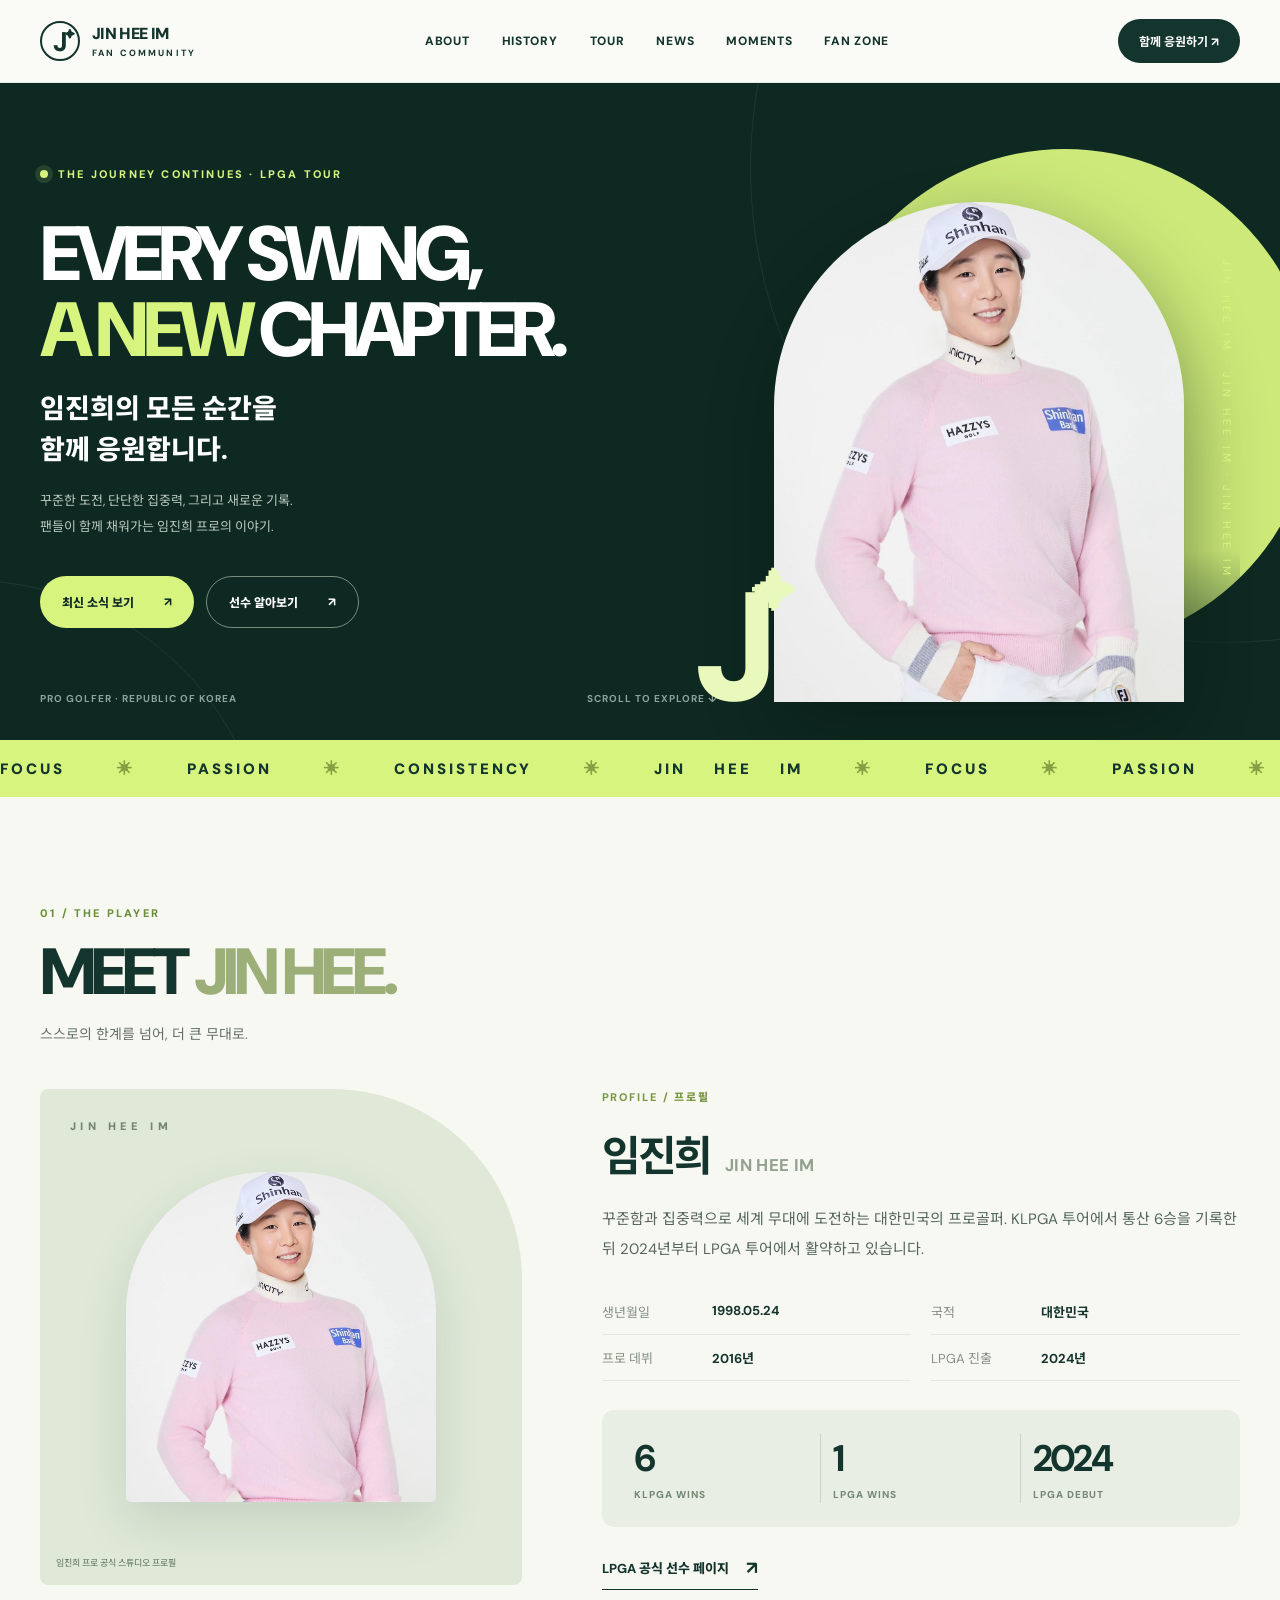
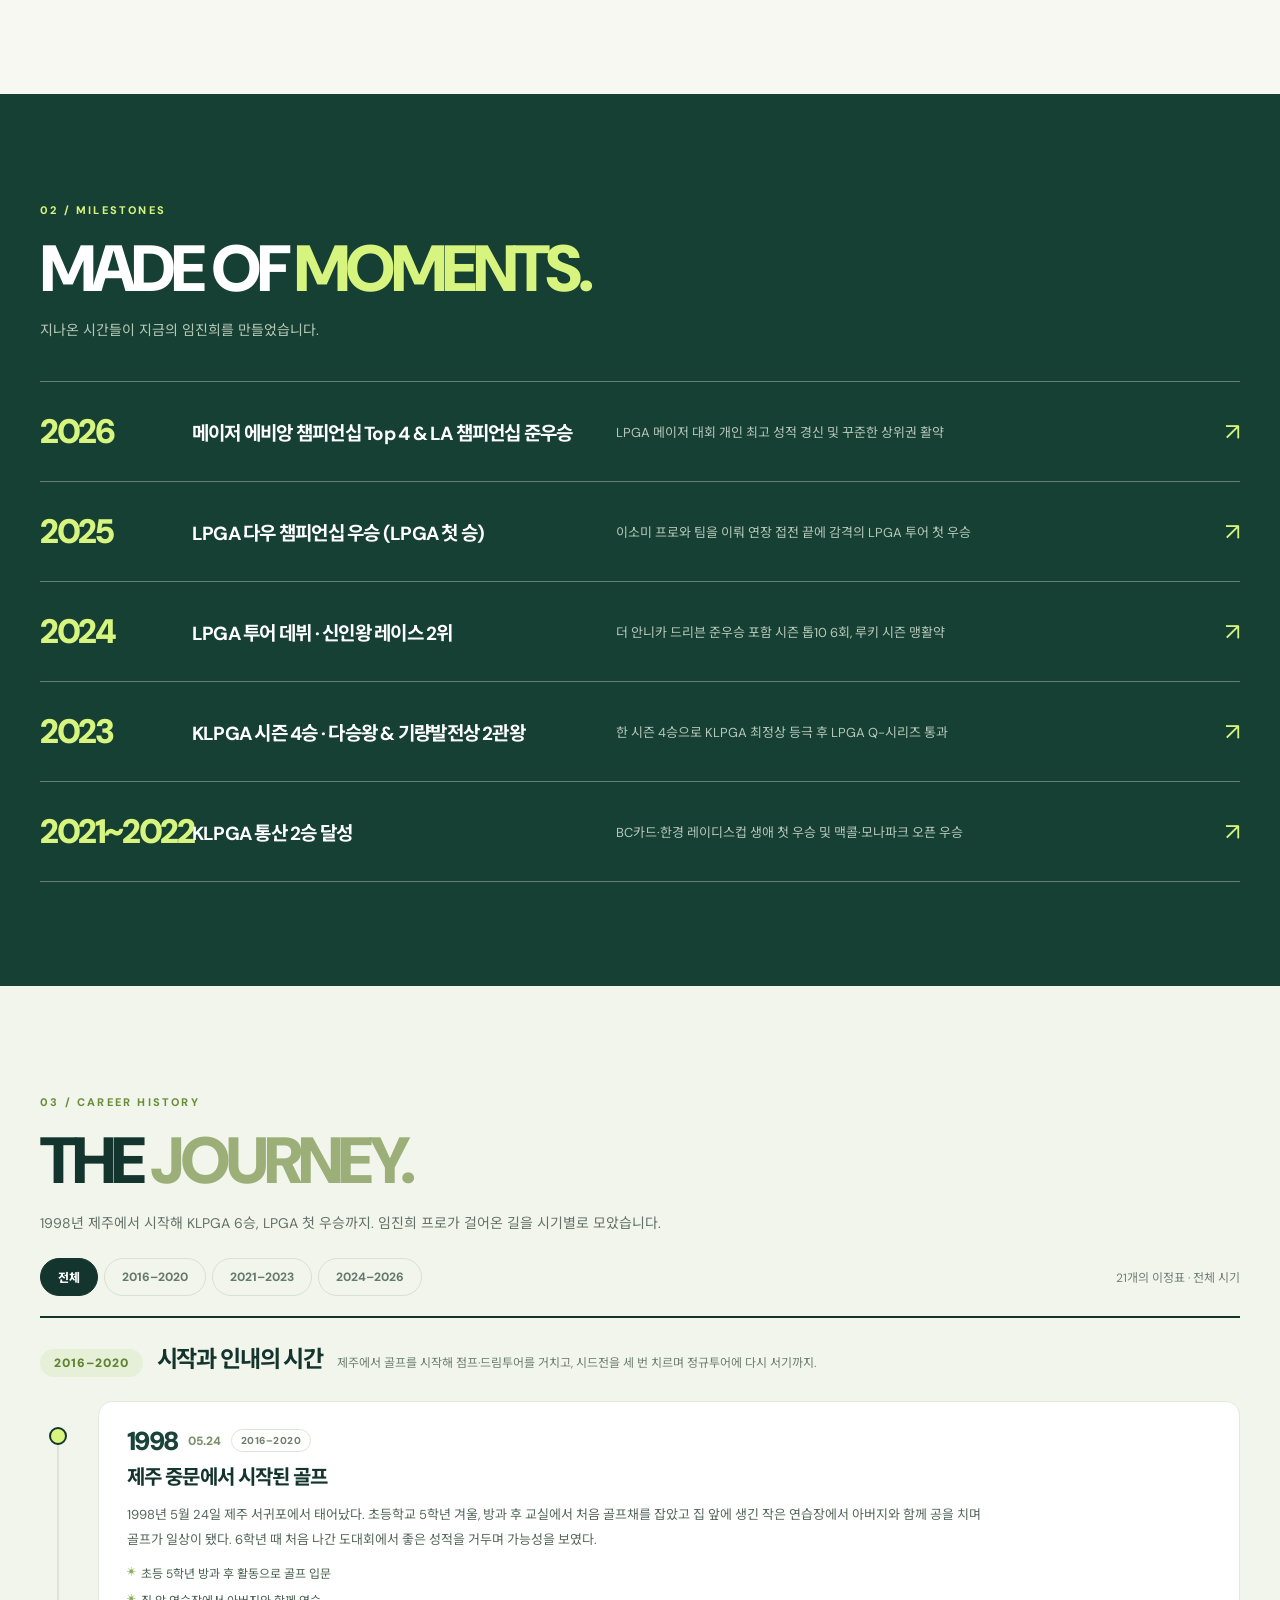
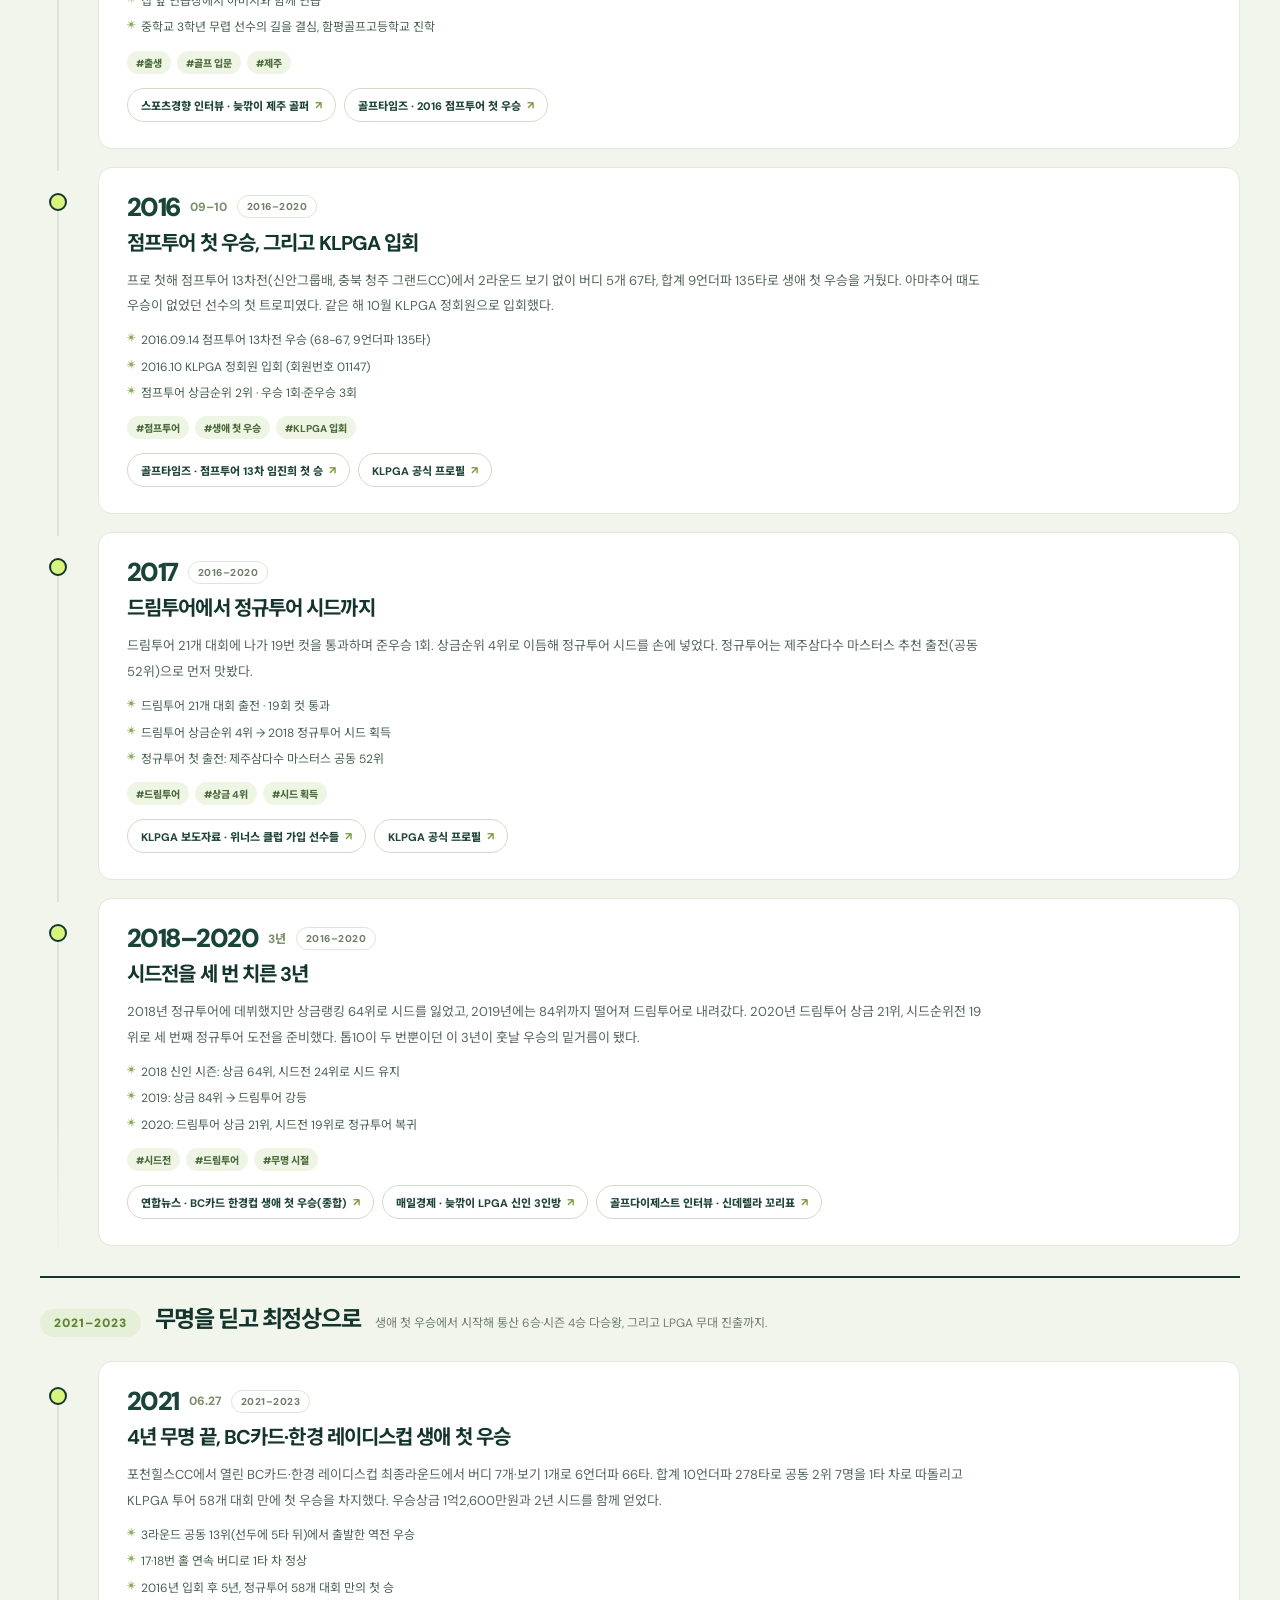
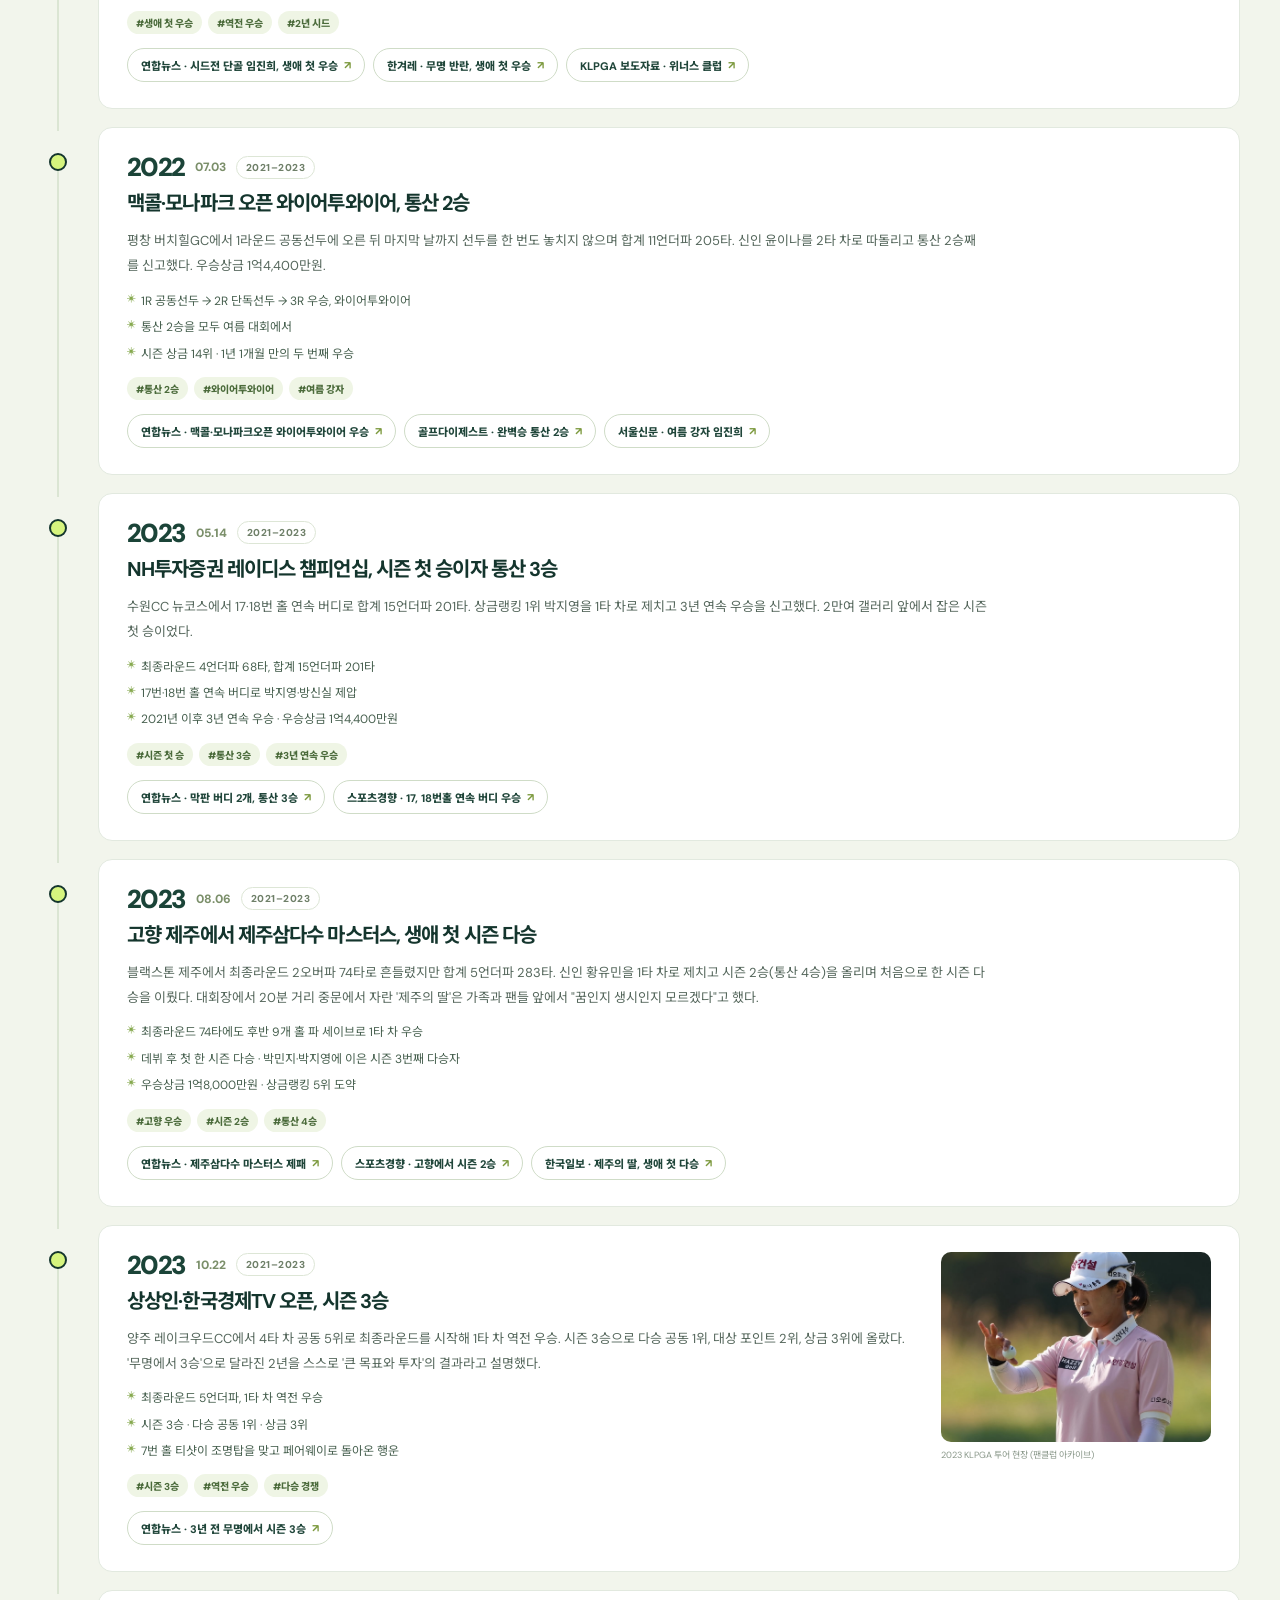
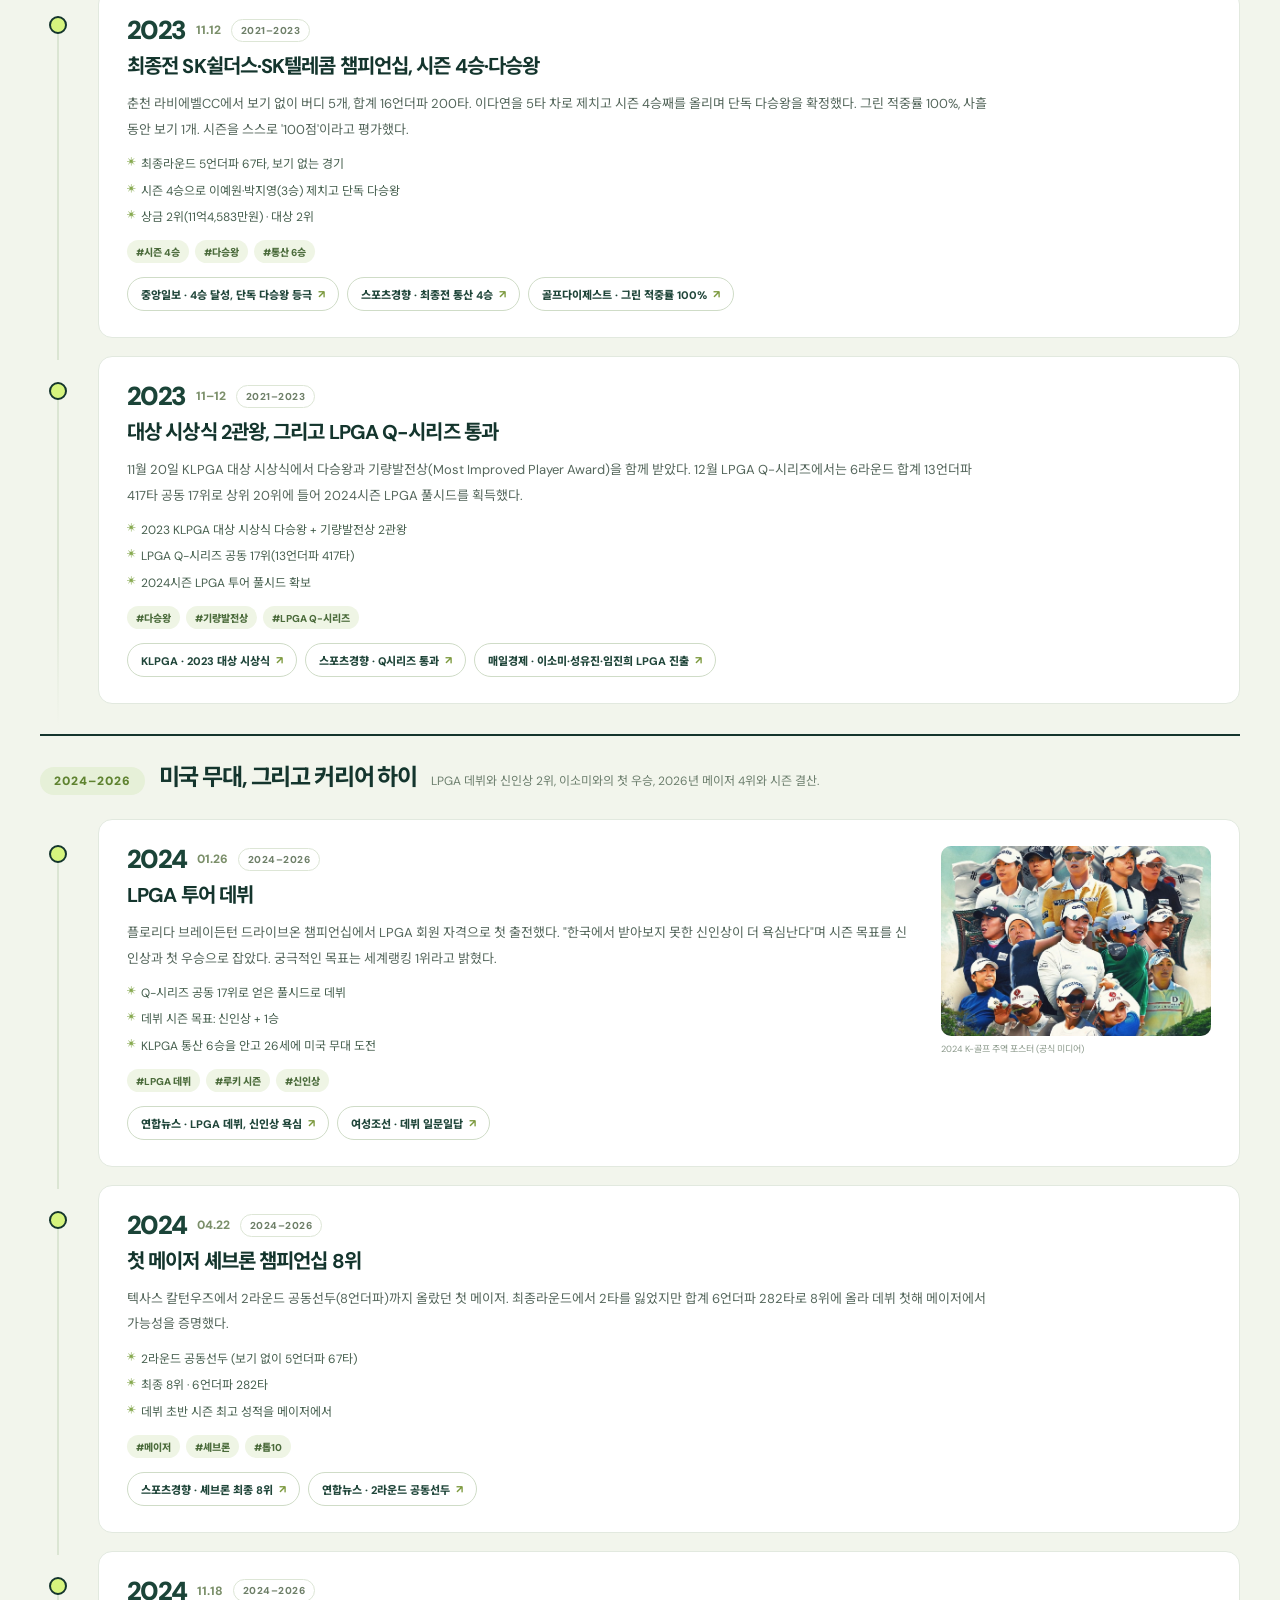
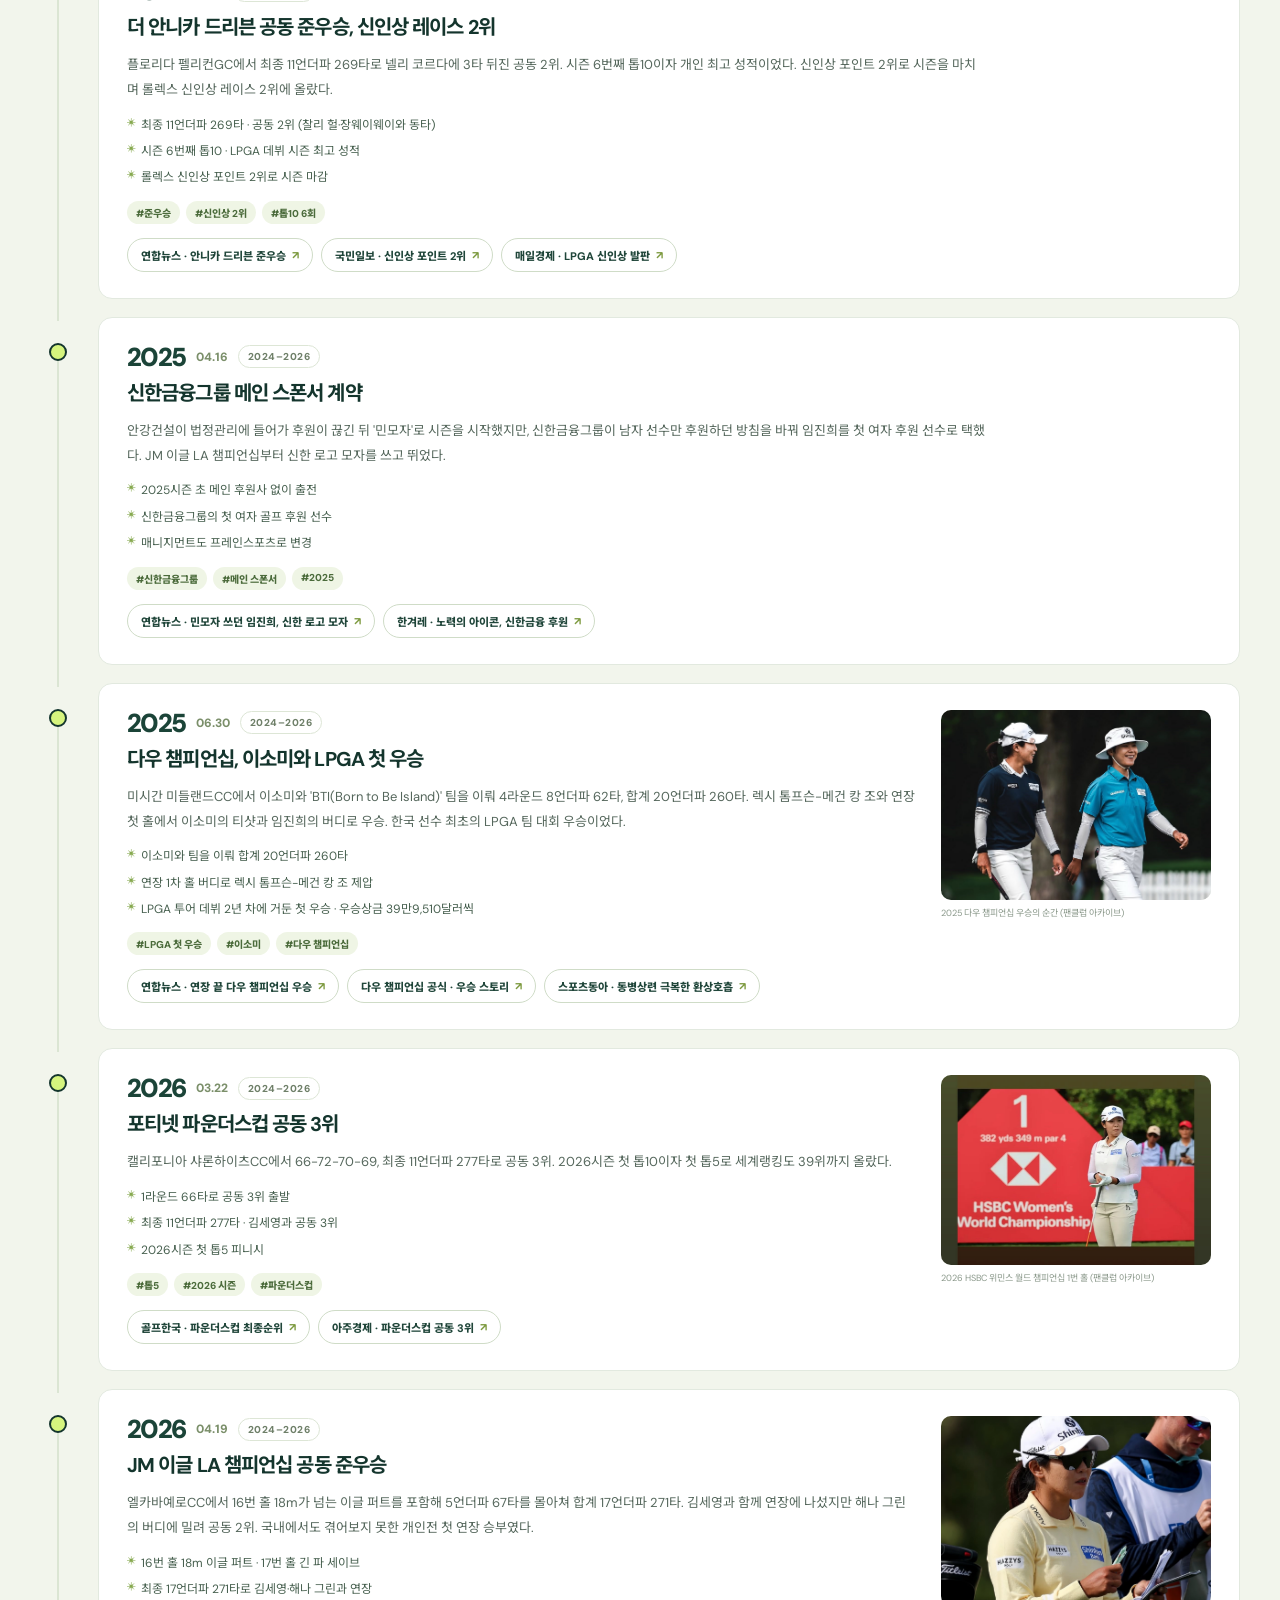
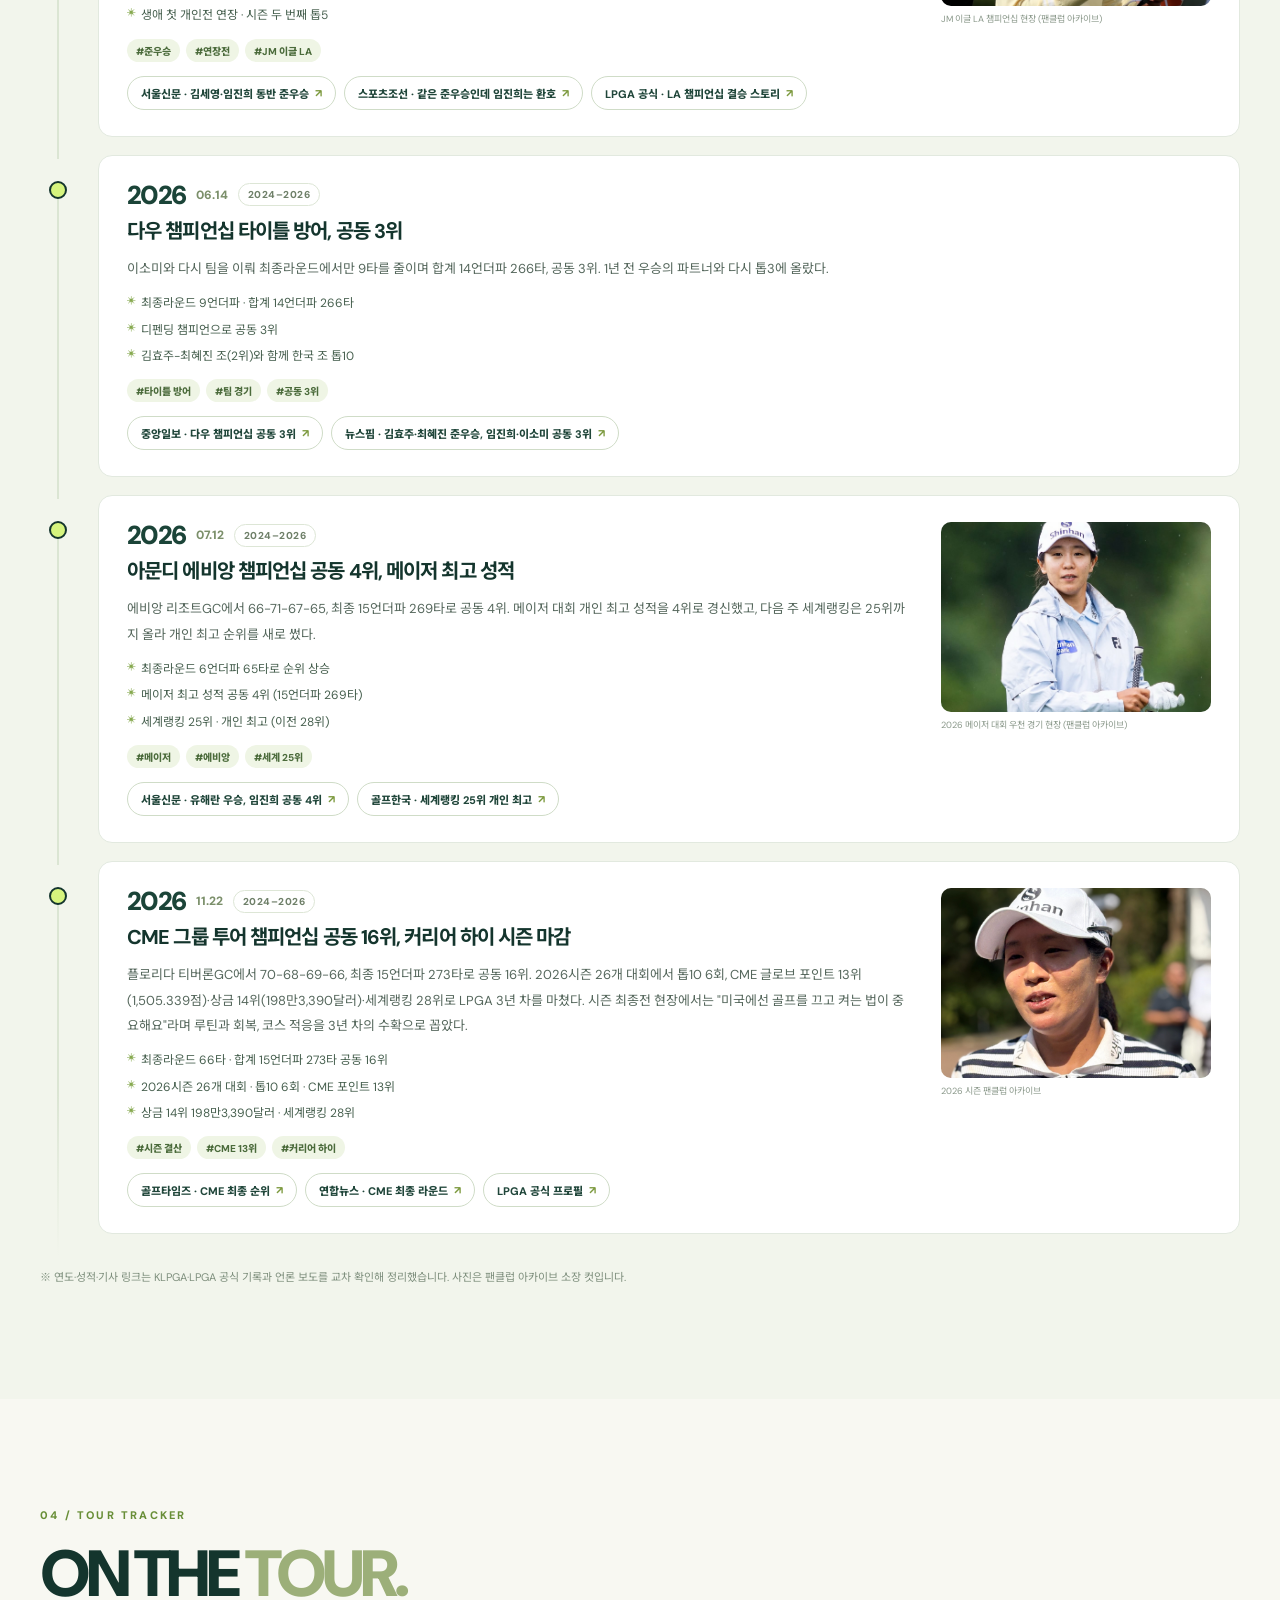
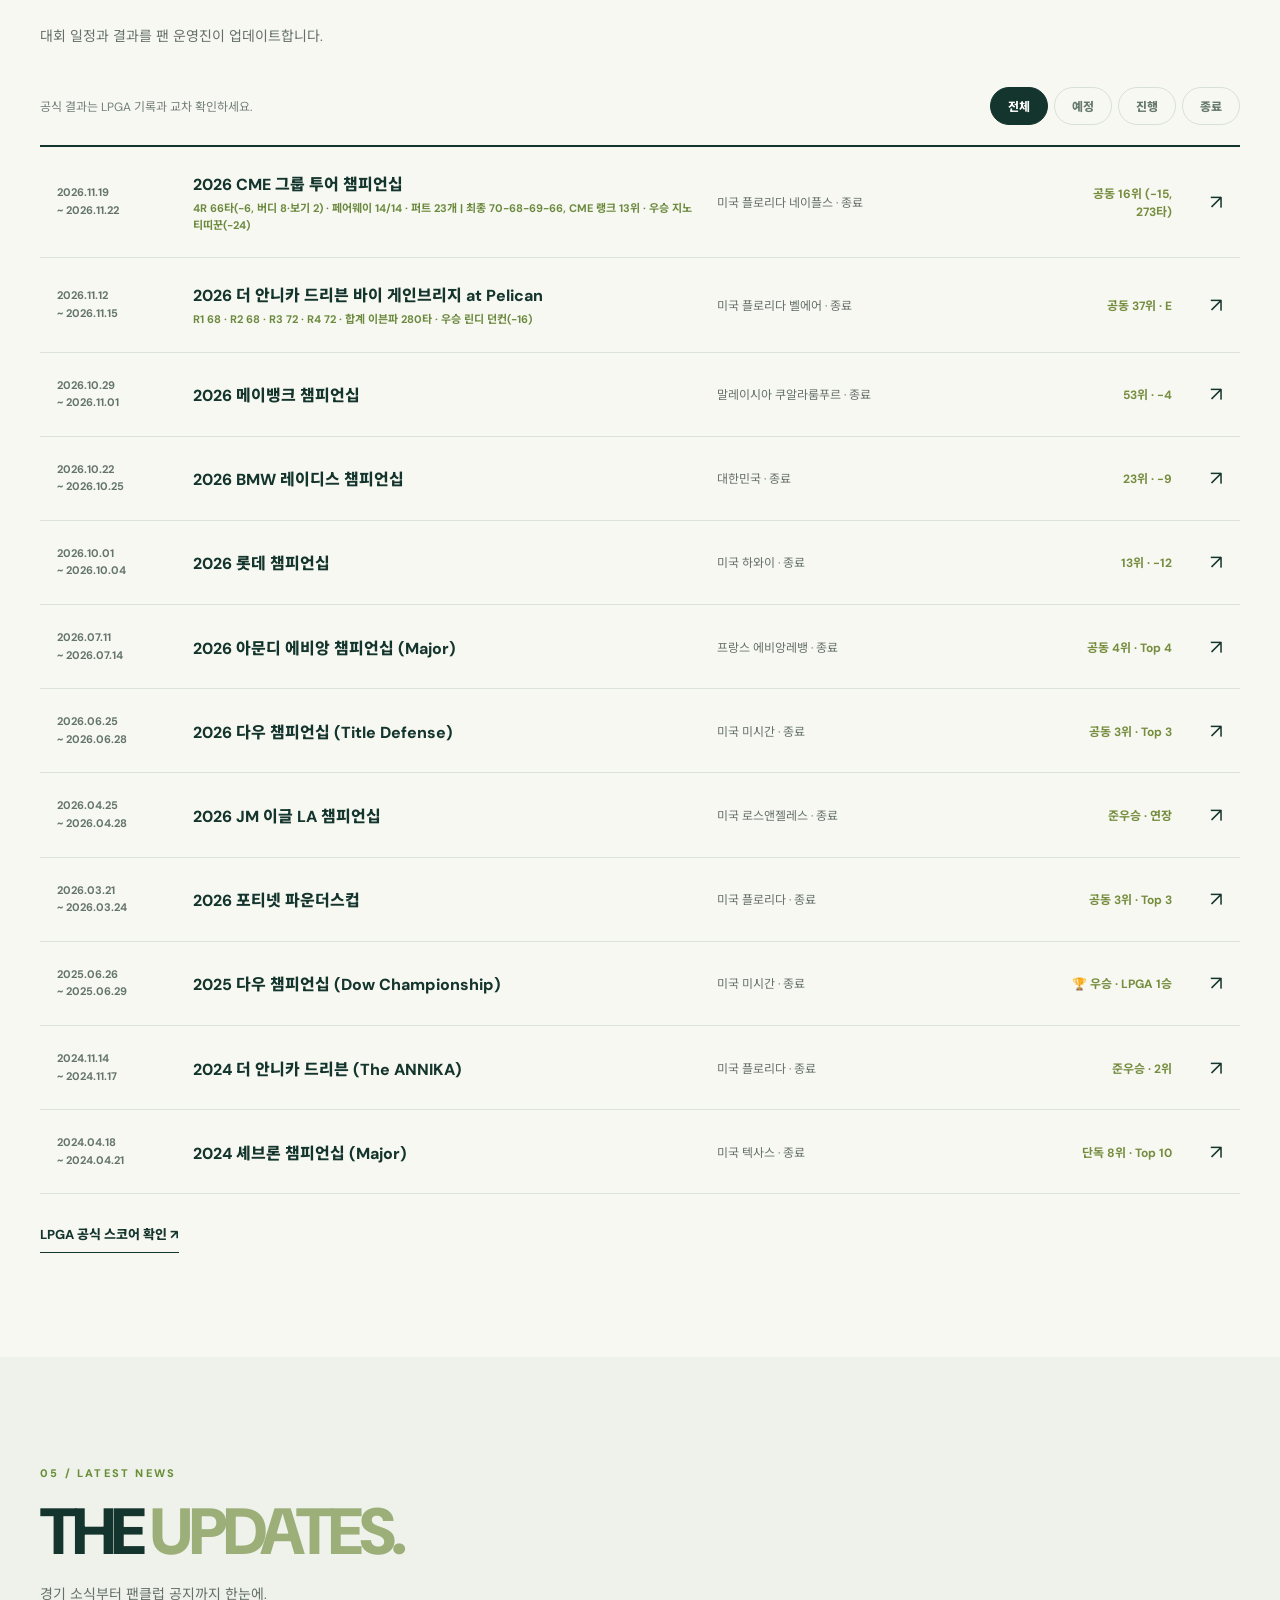
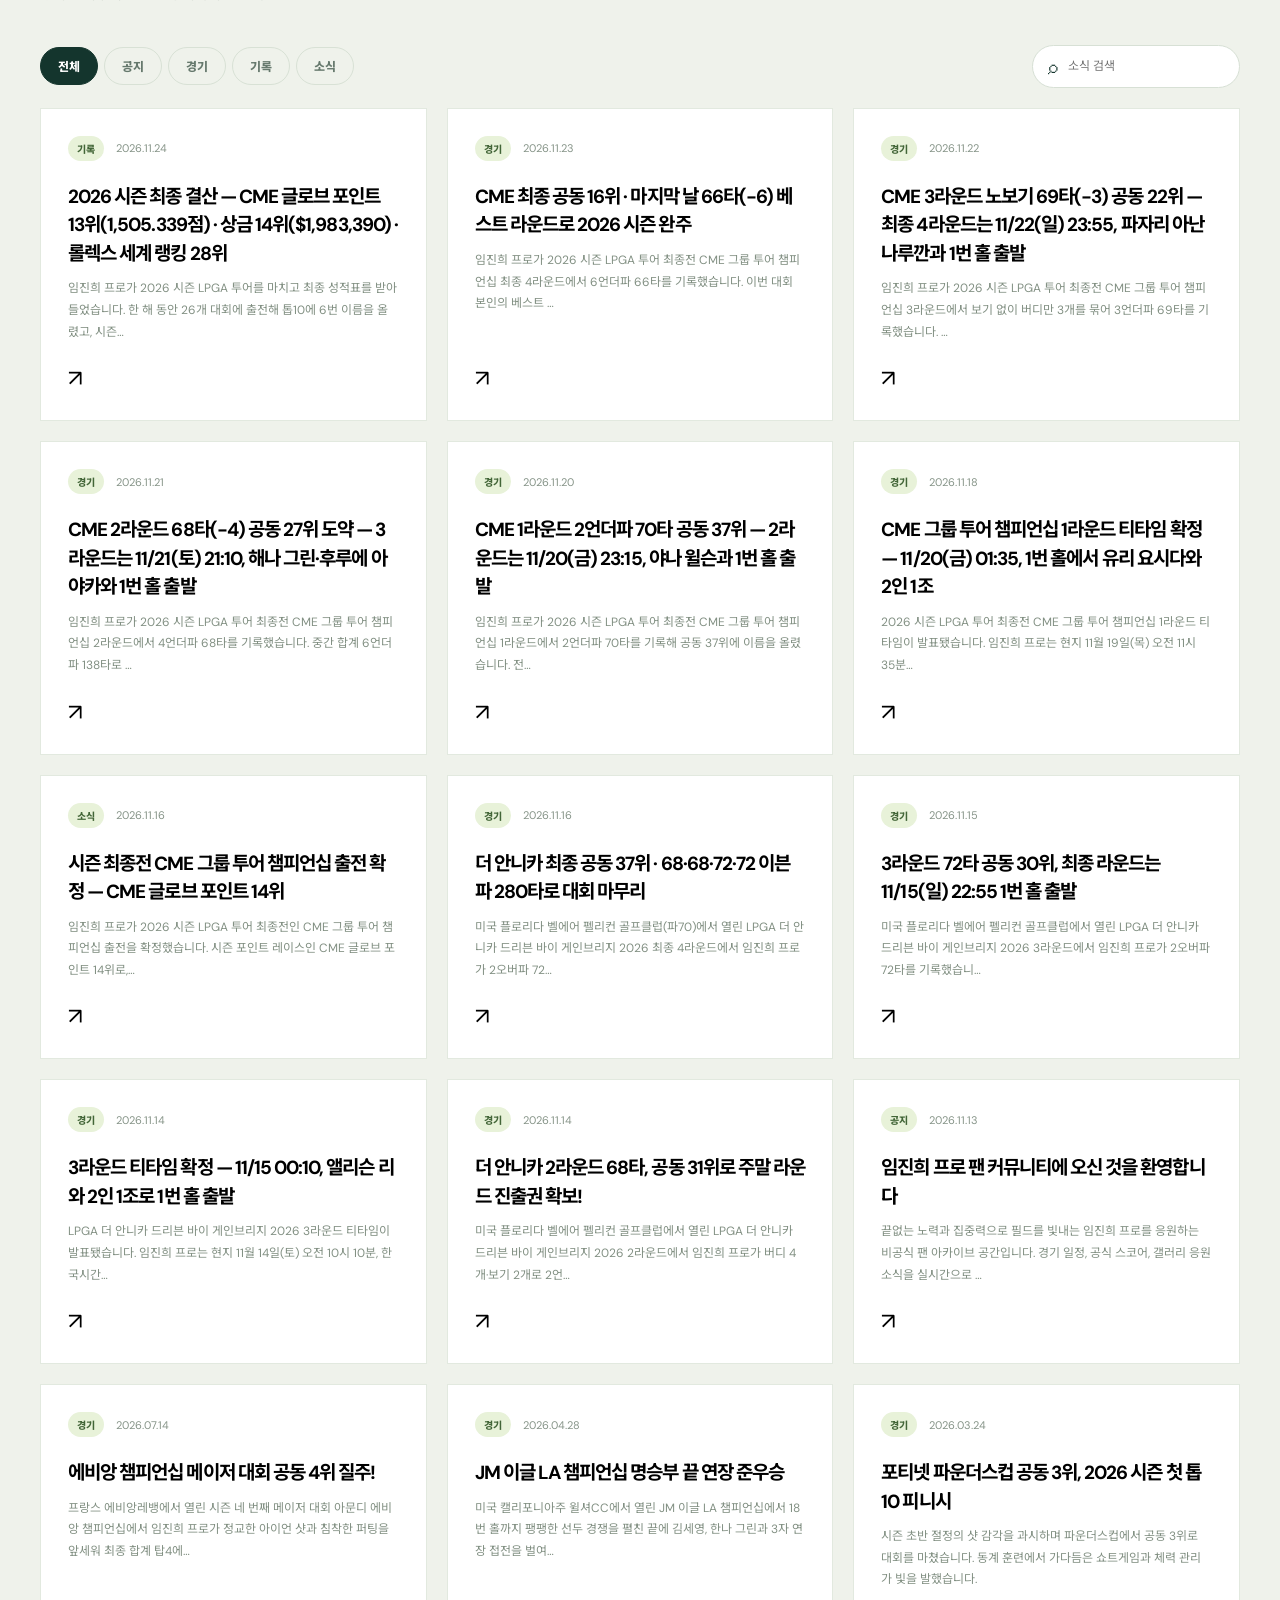
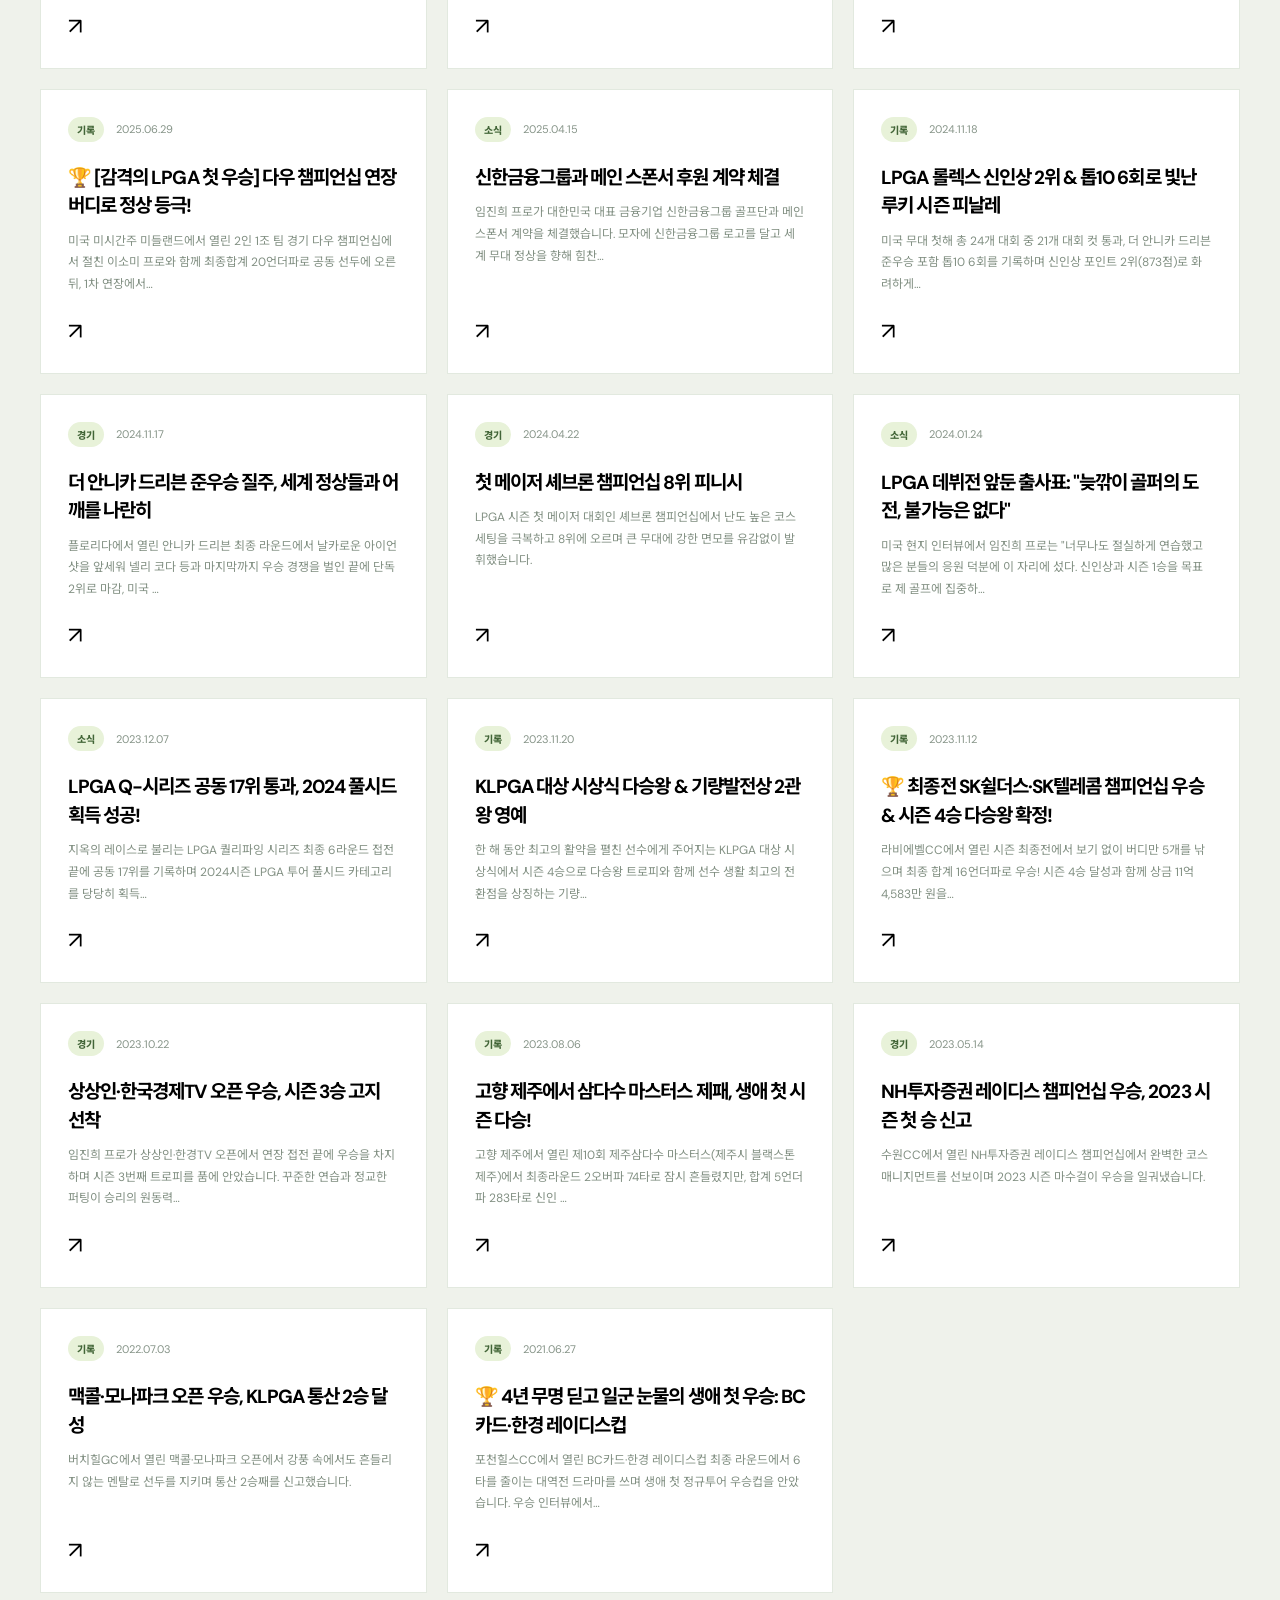
<file: index.html>
<!doctype html>
<html lang="ko"><head>
<meta charset="UTF-8"><meta name="viewport" content="width=device-width,initial-scale=1"><meta name="theme-color" content="#102e26"><meta name="description" content="임진희 프로 LPGA 팬 커뮤니티. 경기 일정, 최신 소식, 통산 기록, 팬 응원과 영상 아카이브.">
<title>JIN HEE IM | 임진희 프로 팬 커뮤니티</title>
<link rel="preconnect" href="https://fonts.googleapis.com"><link rel="preconnect" href="https://fonts.gstatic.com" crossorigin>
<link href="https://fonts.googleapis.com/css2?family=DM+Sans:wght@400;500;600;700;800&family=Noto+Sans+KR:wght@400;500;600;700;800;900&display=swap" rel="stylesheet">
<link rel="stylesheet" href="assets/style.css">
</head><body>
<header class="topbar"><div class="wrap header-inner"><a class="brand" href="#home"><span class="brand-icon">J<span>✦</span></span><span>JIN HEE IM <small>FAN COMMUNITY</small></span></a><nav class="nav" aria-label="주 메뉴"><a href="#about">ABOUT</a><a href="#history">HISTORY</a><a href="#schedule">TOUR</a><a href="#news">NEWS</a><a href="#moments">MOMENTS</a><a href="#cheer">FAN ZONE</a></nav><a class="header-cta" href="#cheer">함께 응원하기 ↗</a><button id="menu-toggle" class="menu-toggle" aria-label="메뉴 열기" aria-expanded="false">☰</button></div></header>
<main>
<section id="home" class="hero"><div class="hero-orb orb1"></div><div class="hero-orb orb2"></div><div class="wrap hero-inner"><div class="hero-copy"><div class="eyebrow"><span class="live-dot"></span> THE JOURNEY CONTINUES · LPGA TOUR</div><h1>EVERY SWING,<br><em>A NEW</em> CHAPTER.</h1><p class="hero-ko">임진희의 모든 순간을<br>함께 응원합니다.</p><p class="hero-intro">꾸준한 도전, 단단한 집중력, 그리고 새로운 기록.<br>팬들이 함께 채워가는 임진희 프로의 이야기.</p><div class="hero-actions"><a class="btn btn-lime" href="#news">최신 소식 보기 <span>↗</span></a><a class="btn btn-ghost" href="#about">선수 알아보기 <span>↗</span></a></div><div class="hero-bottom"><span>PRO GOLFER · REPUBLIC OF KOREA</span><span>SCROLL TO EXPLORE ↓</span></div></div><div class="hero-visual"><div class="photo-halo"></div><img id="hero-photo" alt="임진희 프로 공식 프로필 사진" src="https://www.lpga.com/-/media/images/lpga/players/i/im/jin-hee/im_jin_hee_hs26_486x486.jpg"><div class="hero-vertical">JIN HEE IM · JIN HEE IM · JIN HEE IM</div><div class="photo-mark">J<span>✦</span></div></div></div></section>
<div class="ticker"><div class="ticker-content">FOCUS <span>✳</span> PASSION <span>✳</span> CONSISTENCY <span>✳</span> JIN HEE IM <span>✳</span> FOCUS <span>✳</span> PASSION <span>✳</span> CONSISTENCY <span>✳</span> JIN HEE IM <span>✳</span></div></div>
<section id="about" class="section about-section"><div class="wrap"><div class="section-heading"><span class="kicker">01 / THE PLAYER</span><h2>MEET <em>JIN HEE.</em></h2><p>스스로의 한계를 넘어, 더 큰 무대로.</p></div><div class="about-layout"><div class="about-left"><div class="portrait-box"><img id="about-photo" alt="임진희 프로 인물 사진"><span class="photo-caption" id="image-credit"></span></div></div><div class="about-right"><span class="mini-label">PROFILE / 프로필</span><h3>임진희 <span>JIN HEE IM</span></h3><p id="profile-bio" class="bio"></p><div class="profile-facts" id="profile-facts"></div><div class="stats-grid"><div><strong id="stat-klpga">6</strong><span>KLPGA WINS</span></div><div><strong id="stat-lpga">1</strong><span>LPGA WINS</span></div><div><strong>2024</strong><span>LPGA DEBUT</span></div></div><a class="text-link" href="https://www.lpga.com/athletes/jin-hee-im/100380/overview" target="_blank" rel="noopener noreferrer">LPGA 공식 선수 페이지 <span>↗</span></a></div></div></div></section>
<section class="section milestone-section"><div class="wrap"><div class="section-heading light"><span class="kicker">02 / MILESTONES</span><h2>MADE OF <em>MOMENTS.</em></h2><p>지나온 시간들이 지금의 임진희를 만들었습니다.</p></div><div class="milestone-list" id="milestones"></div></div></section>
<section id="history" class="section history-section"><div class="wrap"><div class="section-heading"><span class="kicker">03 / CAREER HISTORY</span><h2>THE <em>JOURNEY.</em></h2><p>1998년 제주에서 시작해 KLPGA 6승, LPGA 첫 우승까지. 임진희 프로가 걸어온 길을 시기별로 모았습니다.</p></div><div class="section-toolbar"><div class="filters" id="history-filters" role="group" aria-label="시기 필터"><button class="active" data-era="all" aria-pressed="true">전체</button><button data-era="2016–2020" aria-pressed="false">2016–2020</button><button data-era="2021–2023" aria-pressed="false">2021–2023</button><button data-era="2024–2026" aria-pressed="false">2024–2026</button></div><div class="pill-note" id="history-count"></div></div><div class="history-timeline" id="history-timeline"><div class="empty">커리어 히스토리를 불러오는 중입니다.</div></div><p class="copyright-note">※ 연도·성적·기사 링크는 KLPGA·LPGA 공식 기록과 언론 보도를 교차 확인해 정리했습니다. 사진은 팬클럽 아카이브 소장 컷입니다.</p></div></section>
<section id="schedule" class="section"><div class="wrap"><div class="section-heading"><span class="kicker">04 / TOUR TRACKER</span><h2>ON THE <em>TOUR.</em></h2><p>대회 일정과 결과를 팬 운영진이 업데이트합니다.</p></div><div class="section-toolbar"><div class="pill-note">공식 결과는 LPGA 기록과 교차 확인하세요.</div><div class="filters" id="tour-filters"><button class="active" data-tour="all">전체</button><button data-tour="예정">예정</button><button data-tour="진행">진행</button><button data-tour="종료">종료</button></div></div><div class="tour-table" id="tour-list"></div><a class="text-link spacious" target="_blank" rel="noopener noreferrer" href="https://www.lpga.com/athletes/jin-hee-im/100380/overview">LPGA 공식 스코어 확인 ↗</a></div></section>
<section id="news" class="section news-section"><div class="wrap"><div class="section-heading"><span class="kicker">05 / LATEST NEWS</span><h2>THE <em>UPDATES.</em></h2><p>경기 소식부터 팬클럽 공지까지 한눈에.</p></div><div class="section-toolbar"><div class="filters" id="news-filters"><button class="active" data-news="전체">전체</button><button data-news="공지">공지</button><button data-news="경기">경기</button><button data-news="기록">기록</button><button data-news="소식">소식</button></div><label class="searchbox"><span>⌕</span><input id="search-news" placeholder="소식 검색" aria-label="소식 검색"></label></div><div id="news-grid" class="news-grid"></div></div></section>
<section id="moments" class="section moment-section"><div class="wrap"><div class="section-heading light"><span class="kicker">06 / PHOTO & VIDEO</span><h2>THE <em>MOMENTS.</em></h2><p>필드 안팎의 순간들을 모아놓은 아카이브.</p></div><div class="gallery-grid" id="gallery-grid"></div><p class="copyright-note">※ 사진·영상은 저작권자의 이용 조건을 확인한 후 게시해 주세요. 공식 미디어 링크 사용을 권장합니다.</p></div></section>
<section id="cheer" class="section cheer-section"><div class="wrap cheer-layout"><div class="cheer-title"><span class="kicker">07 / FAN ZONE</span><h2>WE ARE<br><em>WITH YOU.</em></h2><p>작은 응원이 모여 큰 힘이 됩니다.<br>여러분의 메시지로 이 공간을 채워 주세요.</p><div class="cheer-sticker">GO JIN HEE! <span>✦</span></div></div><div class="cheer-right"><h3>응원의 메시지 <span>↗</span></h3><div id="cheer-list" class="cheer-list"></div><div class="fan-guide"><span>💌</span><div><strong>응원 글을 남기고 싶으신가요?</strong><p>운영진에게 메시지를 전달하면 검토 후 홈페이지에 등록할 수 있습니다. 운영진은 관리자 페이지에서 직접 추가할 수 있습니다.</p></div></div></div></div></section>
<section class="section links-section"><div class="wrap"><div class="section-heading"><span class="kicker">08 / OFFICIAL SOURCES</span><h2>STAY <em>CONNECTED.</em></h2></div><div id="resource-links" class="resource-links"></div></div></section>
</main><footer class="footer"><div class="wrap footer-grid"><div><div class="footer-brand">JIN HEE IM <span>✦</span></div><p>ONE PLAYER. COUNTLESS REASONS TO CHEER.</p></div><div class="footer-end"><p id="fan-disclaimer"></p><small>© 2026 JIN HEE IM FAN COMMUNITY. Unofficial fan-made website.</small><a href="admin.html">운영진 관리 ↗</a></div></div></footer>
<div id="article-modal" class="overlay" hidden><div class="modal"><button id="close-modal" class="modal-close" aria-label="닫기">✕</button><span id="modal-category" class="kicker"></span><h3 id="modal-title"></h3><p id="modal-date" class="modal-date"></p><div id="modal-body" class="modal-body"></div><a id="modal-source" class="text-link" target="_blank" rel="noopener noreferrer" hidden>원문 · 공식 출처 확인 ↗</a></div></div>
<script src="assets/app.js" defer></script></body></html>
</file>
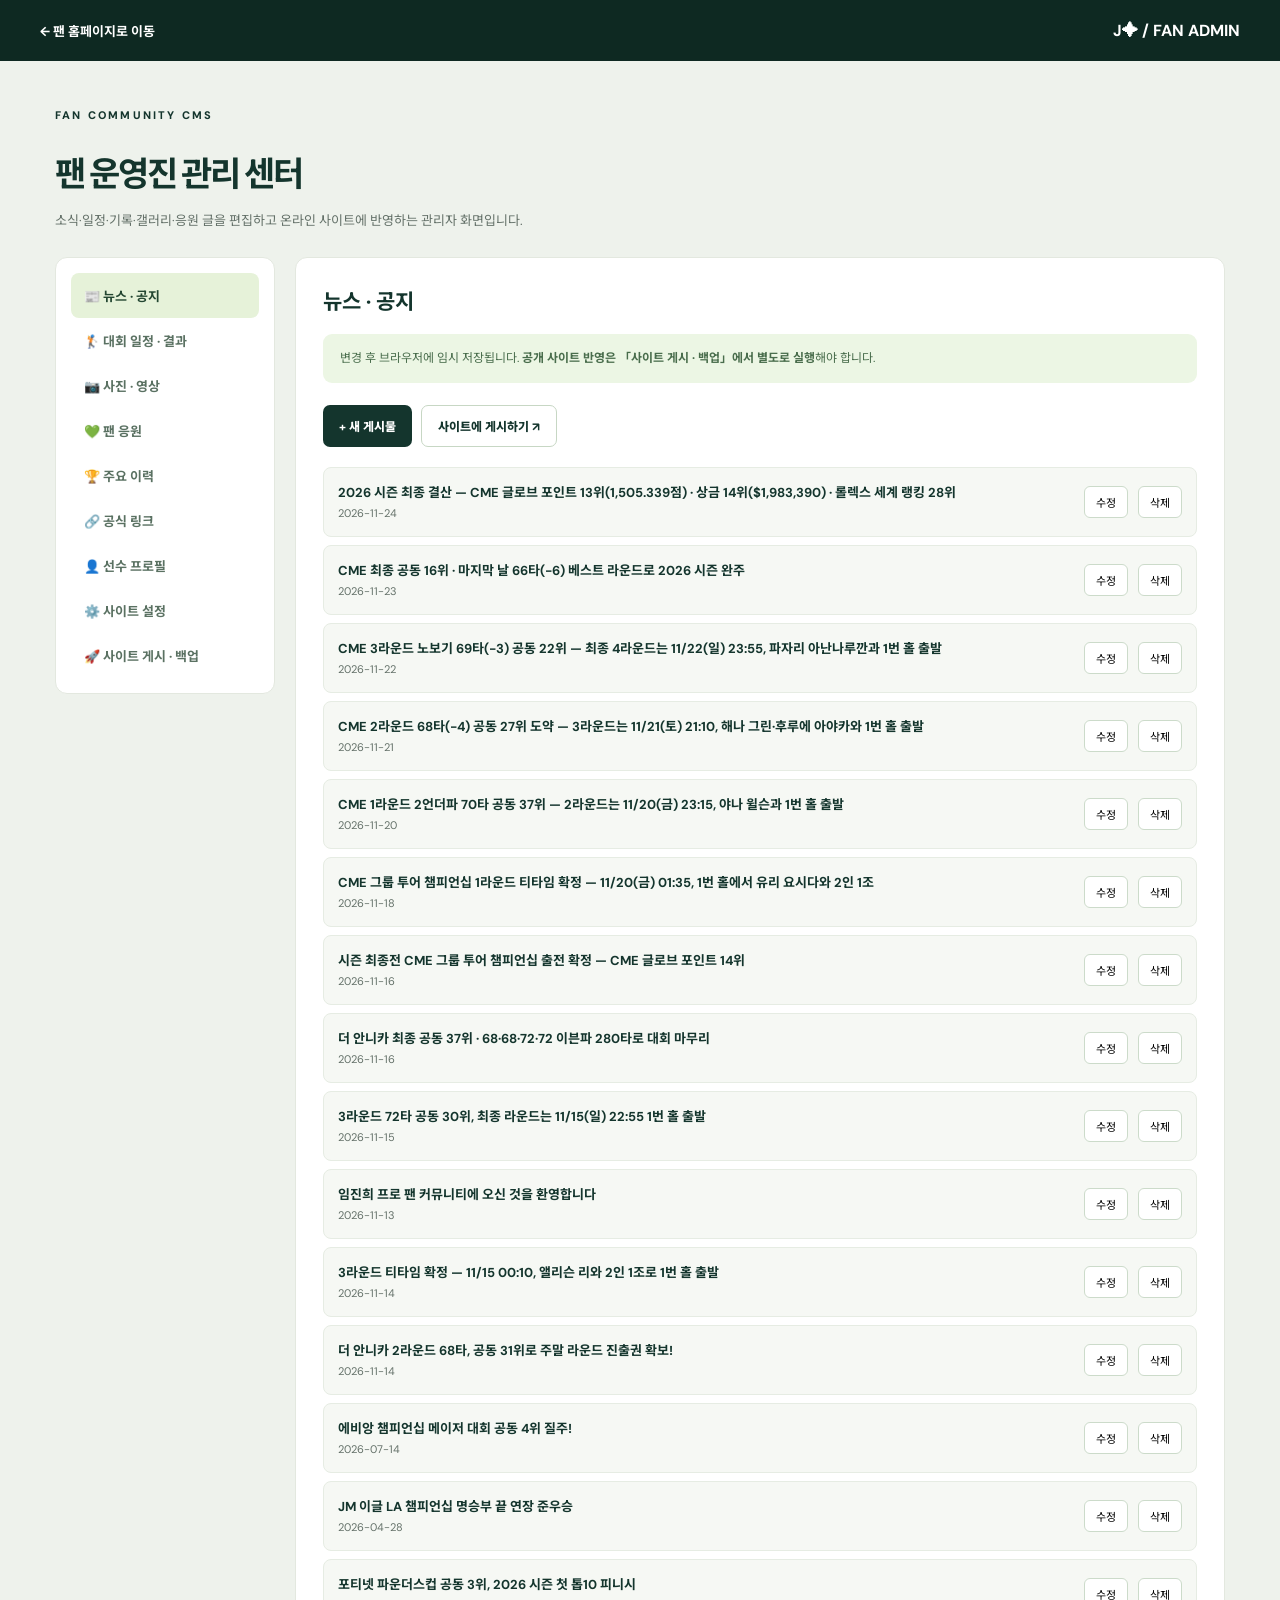
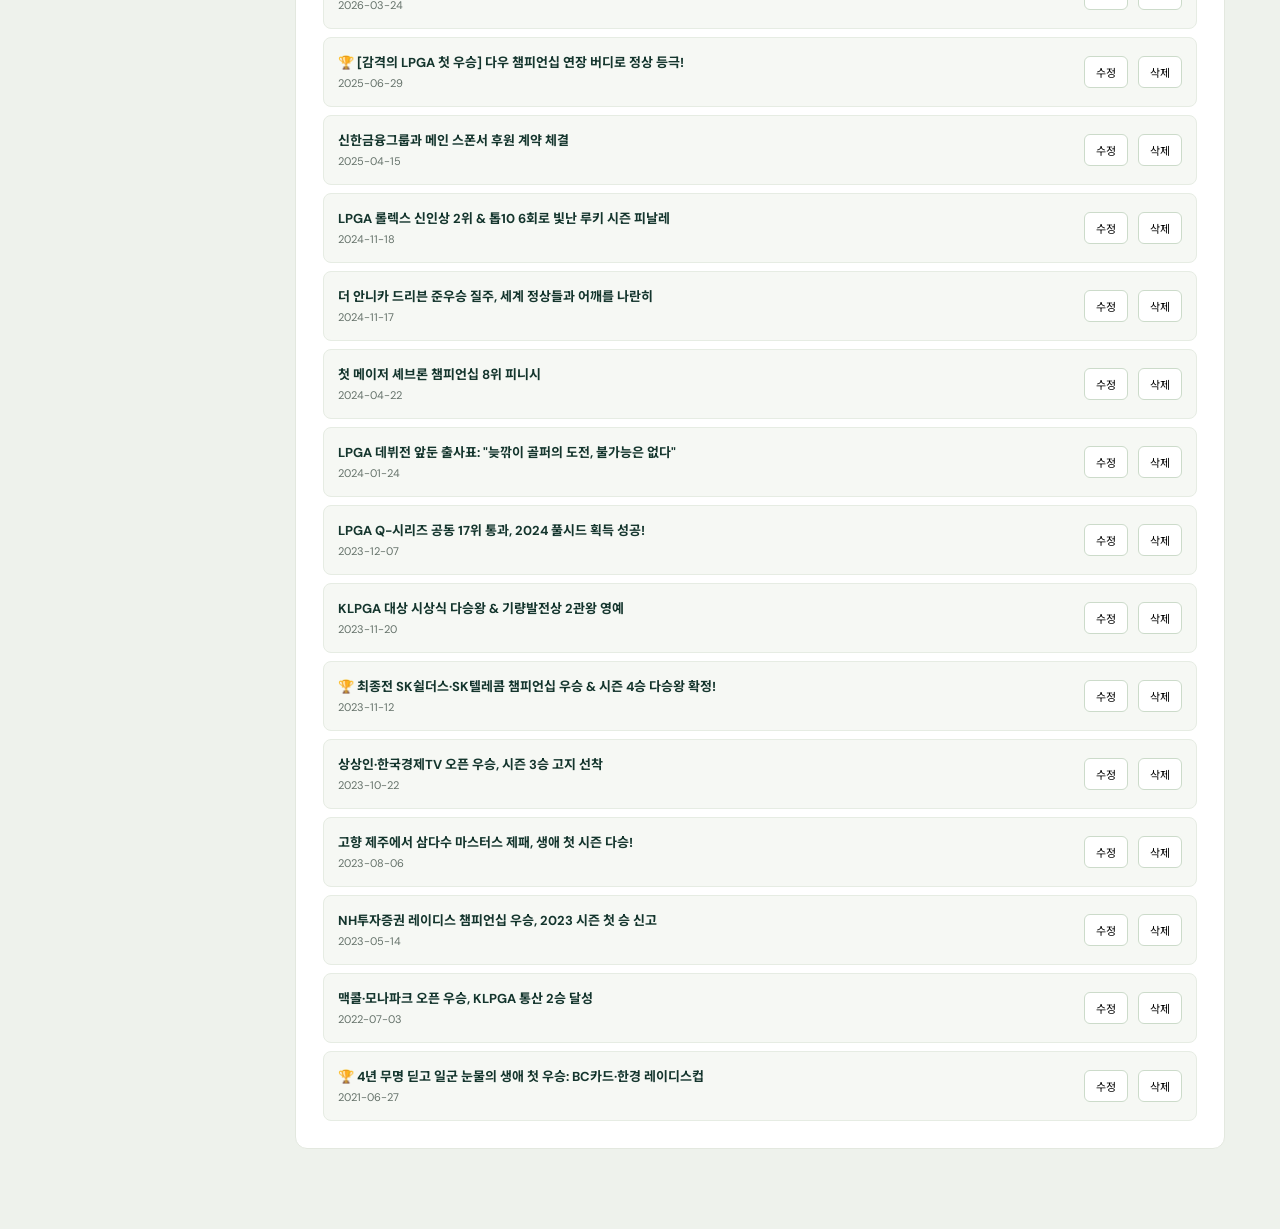
<file: admin.html>
<!doctype html><html lang="ko"><head><meta charset="UTF-8"><meta name="viewport" content="width=device-width,initial-scale=1"><meta name="robots" content="noindex,nofollow"><title>운영진 콘텐츠 관리 | JIN HEE IM</title><link href="https://fonts.googleapis.com/css2?family=DM+Sans:wght@400;500;600;700;800&family=Noto+Sans+KR:wght@400;500;600;700;800;900&display=swap" rel="stylesheet"><link rel="stylesheet" href="assets/style.css"></head><body class="admin-body">
<header class="admin-nav"><div class="wrap"><a href="index.html">← 팬 홈페이지로 이동</a><b>J✦ / FAN ADMIN</b></div></header><main class="admin-shell"><div class="admin-title"><span class="kicker">FAN COMMUNITY CMS</span><h1>팬 운영진 관리 센터</h1><p>소식·일정·기록·갤러리·응원 글을 편집하고 온라인 사이트에 반영하는 관리자 화면입니다.</p></div><div class="admin-layout"><aside class="admin-sidebar" id="admin-tabs"></aside><section class="admin-content"><div id="admin-status"></div><div id="admin-main"></div></section></div></main><script src="assets/admin.js" defer></script></body></html>
</file>
<file: assets/style.css>
:root{--ink:#14352d;--deep:#0e2922;--forest:#174034;--lime:#d6f47e;--muted:#647169;--cream:#f8f8f2;--line:#e3e8df;--white:#fff}*{box-sizing:border-box}html{scroll-behavior:smooth}body{margin:0;font-family:'DM Sans','Noto Sans KR',sans-serif;color:var(--ink);background:var(--cream);-webkit-font-smoothing:antialiased}button,input,textarea,select{font:inherit}button{cursor:pointer}a{text-decoration:none;color:inherit}img{max-width:100%;display:block}.wrap{width:min(1200px,calc(100% - 72px));margin:auto}.topbar{height:83px;background:#fafbf6;border-bottom:1px solid #e5e9e1;position:sticky;top:0;z-index:100}.header-inner{height:100%;display:flex;align-items:center;justify-content:space-between;gap:24px}.brand{font-size:16px;letter-spacing:-.04em;font-weight:900;display:flex;align-items:center;gap:12px;white-space:nowrap}.brand small{display:block;font-size:9px;letter-spacing:.24em;font-weight:700;margin-top:3px}.brand-icon{width:40px;height:40px;border:2px solid var(--ink);display:grid;place-items:center;font-size:27px;border-radius:50%;font-weight:800;position:relative}.brand-icon span{position:absolute;font-size:10px;right:4px;top:5px}.nav{display:flex;gap:32px}.nav a{font-size:12px;font-weight:800;letter-spacing:.06em;transition:color .2s}.nav a:hover{color:#689324}.header-cta{background:var(--ink);border-radius:40px;color:white;padding:13px 21px;font-weight:700;font-size:12px;white-space:nowrap}.menu-toggle{display:none;background:transparent;border:0;font-size:24px}.hero{min-height:657px;position:relative;background:var(--deep);color:white;overflow:hidden}.hero-inner{min-height:657px;display:grid;grid-template-columns:1.3fr 1fr;position:relative;z-index:1}.hero-copy{padding:84px 0 35px;z-index:3;display:flex;flex-direction:column;align-items:flex-start}.eyebrow,.kicker{font-size:11px;letter-spacing:.2em;font-weight:800}.eyebrow{color:var(--lime);display:flex;gap:10px;align-items:center}.live-dot{width:8px;height:8px;border-radius:50%;background:var(--lime);box-shadow:0 0 0 5px #d6f47e20}.hero h1{font-size:clamp(57px,6vw,91px);line-height:.99;letter-spacing:-.082em;margin:35px 0 21px;font-weight:900}.hero h1 em{color:var(--lime);font-style:normal}.hero-ko{font-weight:800;font-size:27px;line-height:1.5;margin:0}.hero-intro{font-size:13px;line-height:2;color:#b9c8be;margin-top:18px}.hero-actions{display:flex;gap:12px;margin-top:23px}.btn{display:inline-flex;gap:30px;align-items:center;justify-content:space-between;padding:16px 22px;border-radius:50px;font-size:12px;font-weight:800}.btn-lime{background:var(--lime);color:var(--deep)}.btn-ghost{border:1px solid #778d80;color:white}.hero-bottom{margin-top:auto;display:flex;justify-content:space-between;width:100%;color:#8ca49b;font-size:10px;font-weight:700;letter-spacing:.1em}.hero-visual{position:relative;min-height:600px;display:flex;align-items:center;justify-content:center}.hero-visual::after{content:"";position:absolute;inset:auto 0 0;height:190px;background:linear-gradient(transparent,var(--deep));pointer-events:none}.photo-halo{position:absolute;width:500px;height:500px;border-radius:50%;background:#d6f47e;right:-75px;top:66px;opacity:.95}.hero-visual>img{position:relative;z-index:2;width:410px;height:500px;object-fit:cover;object-position:center top;border-radius:230px 230px 0 0;filter:saturate(.86);margin-top:80px;box-shadow:0 30px 80px #03150d77}.hero-vertical{position:absolute;z-index:3;transform:rotate(90deg);right:-147px;top:50%;font-size:11px;letter-spacing:.35em;color:#d6f47e}.photo-mark{position:absolute;z-index:4;bottom:15px;left:-23px;font-size:154px;line-height:1;letter-spacing:-.15em;font-weight:900;color:#e8f9bb}.photo-mark span{font-size:44px;vertical-align:top}.hero-orb{position:absolute;border:1px solid #ffffff12;border-radius:50%}.orb1{width:600px;height:600px;left:-330px;bottom:-440px}.orb2{width:950px;height:950px;right:-420px;top:-390px}.ticker{height:57px;background:var(--lime);display:flex;align-items:center;overflow:hidden}.ticker-content{font-size:15px;font-weight:900;letter-spacing:.2em;white-space:nowrap;word-spacing:22px;animation:marquee 35s linear infinite}.ticker-content span{color:#84a043;margin:0 24px}@keyframes marquee{to{transform:translateX(-36%)}}.section{padding:104px 0;scroll-margin-top:82px}.section-heading{margin-bottom:42px}.section-heading .kicker{color:#688e37}.section-heading h2{font-size:clamp(43px,5.1vw,72px);line-height:1.02;letter-spacing:-.075em;margin:17px 0;font-weight:900}.section-heading h2 em{font-style:normal;color:#9caf79}.section-heading p{font-size:14px;color:var(--muted);margin:0}.about-layout{display:grid;grid-template-columns:.86fr 1.14fr;gap:80px;align-items:center}.portrait-box{height:496px;border-radius:8px 190px 8px 8px;background:#e0e9d8;display:flex;justify-content:center;align-items:center;position:relative;overflow:hidden}.portrait-box:before{content:'JIN HEE IM';position:absolute;left:30px;top:30px;letter-spacing:.4em;font-weight:900;font-size:11px;color:#738673}.portrait-box img{width:310px;height:330px;object-fit:cover;object-position:top center;border-radius:140px 140px 5px 5px;box-shadow:0 20px 50px #183b3222}.photo-caption{position:absolute;bottom:16px;left:16px;right:16px;font-size:9px;color:#5a725e}.mini-label{font-size:11px;letter-spacing:.17em;color:#799641;font-weight:800}.about-right h3{font-size:42px;margin:16px 0 20px;letter-spacing:-.07em}.about-right h3 span{font-size:17px;font-weight:700;letter-spacing:.02em;color:#92a090;margin-left:10px}.bio{font-size:15px;color:#55675c;line-height:2}.profile-facts{display:grid;grid-template-columns:1fr 1fr;gap:0 20px;margin-top:25px}.profile-fact{display:flex;border-bottom:1px solid var(--line);padding:13px 0;font-size:13px}.profile-fact span{color:#859085;width:110px}.profile-fact strong{font-weight:700}.stats-grid{display:grid;grid-template-columns:repeat(3,1fr);background:#e9eee4;border-radius:12px;padding:24px 20px;margin:29px 0}.stats-grid>div{border-right:1px solid #cbd4c4;padding-left:12px}.stats-grid>div:last-child{border:0}.stats-grid strong{display:block;font-size:37px;letter-spacing:-.07em}.stats-grid span{font-size:10px;font-weight:800;letter-spacing:.1em;color:#748774}.text-link{display:inline-flex;gap:17px;align-items:center;font-size:13px;font-weight:800;border-bottom:1px solid var(--ink);padding-bottom:9px}.text-link span{font-size:18px}.milestone-section,.moment-section{background:var(--forest);color:white}.section-heading.light .kicker{color:var(--lime)}.section-heading.light h2 em{color:var(--lime)}.section-heading.light p{color:#b6c8b7}.milestone-list{border-top:1px solid #648071}.milestone-row{display:grid;grid-template-columns:130px 1fr 1.4fr 40px;align-items:center;gap:22px;border-bottom:1px solid #648071;padding:27px 0}.milestone-row .year{font-size:34px;font-weight:900;letter-spacing:-.07em;color:var(--lime)}.milestone-row h3{font-size:19px;margin:0;letter-spacing:-.04em}.milestone-row p{font-size:13px;color:#b5c7b9;margin:0}.milestone-row a{font-size:24px;color:var(--lime);text-align:right}.section-toolbar{display:flex;justify-content:space-between;align-items:center;gap:16px;margin-bottom:20px;flex-wrap:wrap}.pill-note{font-size:12px;color:#718079}.filters{display:flex;gap:6px;flex-wrap:wrap}.filters button{border:1px solid #d8e1d5;background:transparent;border-radius:40px;color:#66796d;padding:9px 17px;font-size:12px;font-weight:800}.filters button.active{background:var(--ink);color:white;border-color:var(--ink)}.tour-table{border-top:2px solid var(--ink)}.tour-row{display:grid;grid-template-columns:120px 1.5fr 1fr 100px 35px;gap:16px;align-items:center;padding:24px 17px;border-bottom:1px solid #dbe3d8}.tour-date{font-size:11px;line-height:1.6;color:#64756b;font-weight:700}.tour-name{font-weight:800;font-size:16px}.tour-note{font-size:11px;color:#6c8a3f;font-weight:700;margin-top:5px;line-height:1.5}.tour-location{font-size:12px;color:var(--muted)}.tour-result{font-size:12px;font-weight:800;text-align:right}.tour-result b{color:#758d3f}.tour-row>a{font-size:20px;text-align:right}.spacious{margin-top:30px}.news-section{background:#eff2eb}.searchbox{display:flex;align-items:center;gap:8px;background:white;border:1px solid #d7e0d5;border-radius:30px;padding:8px 15px}.searchbox input{background:transparent;border:0;outline:none;width:158px;font-size:12px}.searchbox span{font-size:19px}.news-grid{display:grid;grid-template-columns:repeat(3,1fr);gap:20px}.news-card{background:#fff;border:1px solid #e2e9df;padding:27px;min-height:263px;display:flex;flex-direction:column;align-items:flex-start;text-align:left;transition:transform .2s,box-shadow .2s}.news-card:hover{transform:translateY(-5px);box-shadow:0 18px 30px #0c29191a}.news-card .news-meta{display:flex;gap:12px;align-items:center}.tag{font-size:10px;color:#426537;background:#e8f2d9;border-radius:20px;padding:5px 9px;font-weight:800}.news-date{font-size:11px;color:#869488}.news-card h3{font-size:19px;line-height:1.5;letter-spacing:-.05em;margin:22px 0 10px}.news-card p{font-size:12px;line-height:1.8;color:#829083;margin:0}.news-arrow{font-size:23px;margin-top:auto;padding-top:20px}.gallery-grid{display:grid;grid-template-columns:repeat(3,1fr);gap:22px}.gallery-card{background:#285040;min-height:330px;display:flex;flex-direction:column}.gallery-image{height:218px;background:radial-gradient(circle at 70% 15%,#56795c,#173e34);position:relative;overflow:hidden}.gallery-image img{width:100%;height:100%;object-fit:cover;object-position:center 25%;transition:transform .2s}.gallery-card:hover img{transform:scale(1.04)}.gallery-image .play{position:absolute;left:22px;bottom:20px;width:50px;height:50px;border-radius:50%;background:var(--lime);color:var(--deep);display:grid;place-items:center;font-size:23px}.gallery-placeholder{width:100%;height:100%;display:grid;place-items:center;font-weight:900;font-size:50px;letter-spacing:-.08em;color:#d6f47e66}.gallery-description{padding:21px}.gallery-description small{font-size:10px;color:var(--lime)}.gallery-description h3{font-size:15px;line-height:1.6;margin:9px 0 6px}.gallery-description p{font-size:10px;color:#a5c1b1}.copyright-note{font-size:11px;color:#a1b8a8;margin-top:24px}.cheer-section{background:#d9efa9}.cheer-layout{display:grid;grid-template-columns:1fr 1fr;gap:95px}.cheer-title h2{font-size:clamp(54px,6vw,83px);line-height:1;letter-spacing:-.085em;margin:30px 0}.cheer-title h2 em{font-style:normal;color:#72973c}.cheer-title p{font-size:14px;line-height:2}.cheer-sticker{font-size:21px;font-weight:900;letter-spacing:.1em;border:2px solid var(--ink);border-radius:50%;display:inline-block;padding:24px 30px;transform:rotate(-9deg);margin-top:30px}.cheer-sticker span{color:#68932e}.cheer-right h3{font-size:25px;border-bottom:2px solid var(--ink);padding:0 0 18px;display:flex;justify-content:space-between}.cheer-list{display:grid;gap:12px}.cheer-item{background:#f5f9e9;padding:20px 24px;border-radius:13px}.cheer-item p{font-size:14px;line-height:1.8;margin:0 0 13px}.cheer-item small{font-size:11px;color:#7b8e65}.fan-guide{display:flex;gap:14px;padding:18px 0;margin-top:13px}.fan-guide span{font-size:25px}.fan-guide strong{font-size:13px}.fan-guide p{font-size:11px;color:#5e754b;line-height:1.9}.resource-links{display:grid;grid-template-columns:repeat(2,1fr);gap:13px}.resource-links a{display:flex;justify-content:space-between;padding:22px 25px;background:#e9eee6;font-size:14px;font-weight:800;border-radius:8px}.resource-links a:hover{background:#e1edca}.footer{background:#0a211a;color:#dce8dd;padding:65px 0}.footer-grid{display:grid;grid-template-columns:1fr 1fr;gap:50px}.footer-brand{font-size:29px;font-weight:900;letter-spacing:-.06em}.footer-brand span{color:var(--lime)}.footer p{font-size:11px;color:#9aafa1;line-height:1.8}.footer-end{text-align:right}.footer-end small{display:block;font-size:10px;color:#80978a}.footer-end a{display:inline-block;margin-top:18px;color:var(--lime);font-size:11px}.overlay{position:fixed;inset:0;background:#041d13a8;z-index:200;display:grid;place-items:center;padding:24px}.overlay[hidden]{display:none}.modal{position:relative;background:white;padding:42px;max-width:610px;width:100%;max-height:85vh;overflow-y:auto;border-radius:10px}.modal-close{position:absolute;top:16px;right:17px;background:transparent;border:0;font-size:20px}.modal h3{font-size:28px;margin:20px 0 12px;letter-spacing:-.05em}.modal-date{font-size:12px;color:#809187}.modal-body{font-size:14px;line-height:2;white-space:pre-wrap;margin:28px 0}.empty{grid-column:1/-1;padding:40px;text-align:center;color:#788a79;border:1px dashed #bbcbbb}.admin-body{background:#eef2ec}.admin-nav{background:var(--deep);color:white;padding:20px 0}.admin-nav .wrap{display:flex;justify-content:space-between;align-items:center}.admin-nav a{font-size:13px;font-weight:700}.admin-shell{width:min(1170px,calc(100% - 36px));margin:42px auto 80px}.admin-title h1{font-size:34px;letter-spacing:-.06em;margin-bottom:8px}.admin-title p{font-size:13px;color:var(--muted)}.admin-layout{display:grid;grid-template-columns:220px 1fr;gap:20px;margin-top:28px}.admin-sidebar{background:white;border:1px solid var(--line);padding:15px;border-radius:12px;align-self:start}.admin-sidebar button{display:block;width:100%;text-align:left;padding:13px;border:0;background:none;border-radius:8px;font-size:13px;font-weight:700;color:#5a7162}.admin-sidebar button.active{background:#e6f2d9;color:#234631}.admin-content{min-width:0;background:white;padding:27px;border:1px solid var(--line);border-radius:12px}.admin-info{background:#ecf6e4;padding:14px 17px;border-radius:9px;font-size:12px;color:#496d4c;line-height:1.8;margin-bottom:22px}.admin-actions{display:flex;gap:9px;flex-wrap:wrap;margin-bottom:20px}.action{padding:11px 16px;border-radius:7px;background:var(--ink);color:white;border:0;font-size:12px;font-weight:800}.action.secondary{background:white;color:var(--ink);border:1px solid #c7d7c4}.action.danger{background:#a83535}.data-list{display:grid;gap:8px}.data-item{display:flex;align-items:center;gap:10px;padding:14px;background:#f6f8f4;border:1px solid #e6ece3;border-radius:8px}.data-item .info{flex:1;min-width:0}.data-item strong{font-size:13px;display:block;overflow:hidden;text-overflow:ellipsis;white-space:nowrap}.data-item small{font-size:11px;color:var(--muted)}.data-item button{border:1px solid #ccdbca;border-radius:6px;background:white;padding:7px 11px;font-size:11px}.form-fields{display:grid;gap:14px}.field{display:grid;gap:7px}.field label{font-size:12px;font-weight:800}.field input,.field textarea,.field select{width:100%;border:1px solid #d3dfd0;border-radius:7px;padding:12px;background:#fbfdf9;font-size:13px;outline-color:#8cae73}.field textarea{resize:vertical;min-height:100px}.field small{color:var(--muted)}.form-actions{display:flex;gap:9px;margin-top:18px}.back-btn{background:none;border:0;padding:0;margin-bottom:19px;color:#567555;font-size:13px;font-weight:700}.settings-grid{display:grid;grid-template-columns:repeat(2,1fr);gap:15px}.status{border-radius:7px;padding:10px 14px;margin:15px 0;font-size:12px;white-space:pre-wrap}.status.success{background:#e1f5df;color:#24652c}.status.error{background:#ffe8e5;color:#8e3330}.status.info{background:#eaf1ff;color:#385a86}.help{font-size:12px;line-height:1.9;color:#657b67}.help code{background:#e9f0e6;padding:2px 5px}.admin-content h2{font-size:21px;margin:0 0 18px}.admin-content h3{font-size:17px}.admin-content hr{border:0;border-top:1px solid var(--line);margin:25px 0}@media(max-width:900px){.wrap{width:min(100% - 40px,1200px)}.nav{gap:14px}.nav a{font-size:10px}.header-cta{display:none}.hero-inner{grid-template-columns:1.2fr 1fr}.hero-copy{padding-top:76px}.hero h1{font-size:65px}.hero-visual>img{width:330px;height:420px}.photo-halo{width:380px;height:380px;right:-70px}.photo-mark{font-size:100px;left:-14px}.about-layout{gap:34px}.cheer-layout{gap:35px}}@media(max-width:700px){.topbar{height:70px}.wrap{width:calc(100% - 34px)}.menu-toggle{display:block}.nav{display:none;position:absolute;top:70px;left:0;right:0;background:#f7faf4;padding:16px 22px;box-shadow:0 10px 20px #0001;flex-direction:column;gap:0}.nav.open{display:flex}.nav a{padding:12px;font-size:13px}.hero-inner{grid-template-columns:1fr;min-height:unset}.hero{min-height:730px}.hero-copy{padding:60px 0 0}.hero h1{font-size:clamp(48px,12vw,72px);margin:26px 0 17px}.hero-ko{font-size:22px}.hero-intro{font-size:12px}.hero-visual{min-height:275px;justify-content:flex-end}.photo-halo{width:285px;height:285px;top:0;right:0}.hero-visual>img{width:240px;height:265px;margin-top:0;object-position:center 12%;margin-right:20px}.hero-vertical,.photo-mark{display:none}.hero-bottom{display:none}.section{padding:73px 0;scroll-margin-top:70px}.section-heading h2{font-size:47px}.about-layout,.cheer-layout,.footer-grid{grid-template-columns:1fr;gap:34px}.portrait-box{height:390px}.portrait-box img{height:275px;width:250px}.about-right h3{font-size:34px}.stats-grid strong{font-size:29px}.milestone-row{grid-template-columns:75px 1fr 25px;gap:10px}.milestone-row .year{font-size:25px}.milestone-row h3{font-size:15px}.milestone-row p{grid-column:2;grid-row:2;font-size:11px}.milestone-row a{grid-column:3;grid-row:1}.tour-row{grid-template-columns:80px 1fr 68px 18px;gap:7px;padding:17px 4px}.tour-name{font-size:13px}.tour-note{font-size:10px;margin-top:3px}.tour-location{display:none}.tour-date{font-size:10px}.tour-result{font-size:11px}.news-grid,.gallery-grid{grid-template-columns:1fr}.news-card{min-height:215px}.resource-links{grid-template-columns:1fr}.footer-end{text-align:left}.admin-layout{grid-template-columns:1fr}.admin-sidebar{display:flex;overflow:auto;padding:9px}.admin-sidebar button{white-space:nowrap}.admin-content{padding:18px}.settings-grid{grid-template-columns:1fr}.modal{padding:30px 22px}}@media(prefers-reduced-motion:reduce){*,*:before,*:after{scroll-behavior:auto!important;animation:none!important;transition:none!important}}

/* ── CAREER HISTORY ───────────────────────────────────────── */
.history-section{background:#f2f5ec}
.history-section .section-heading{margin-bottom:26px}
.history-timeline{display:grid;gap:0}
.history-era{margin-bottom:12px}
.history-era-head{display:flex;align-items:baseline;gap:14px;flex-wrap:wrap;border-top:2px solid var(--ink);padding:22px 0 4px;margin-bottom:20px}
.history-era-label{font-size:12px;font-weight:900;letter-spacing:.08em;color:#5f8330;background:#e6f0d8;border-radius:30px;padding:6px 14px}
.history-era-head strong{font-size:23px;letter-spacing:-.05em}
.history-era-head em{font-style:normal;font-size:12px;color:#6d7f6e;line-height:1.7;max-width:560px}
.history-card{position:relative;padding:0 0 18px 58px}
.history-card::before{content:"";position:absolute;left:17px;top:34px;bottom:-4px;width:2px;background:#dbe5d3}
.history-era .history-card:last-child::before{background:linear-gradient(#dbe5d3 0%,#dbe5d3 55%,rgba(219,229,211,0) 100%)}
.history-node{position:absolute;left:9px;top:26px;width:18px;height:18px;border-radius:50%;background:var(--lime);border:2px solid var(--ink);z-index:1}
.history-card-inner{display:grid;grid-template-columns:minmax(0,1fr) 270px;gap:26px;background:#fff;border:1px solid #e2e9df;border-radius:14px;padding:26px 28px;transition:transform .2s,box-shadow .2s}
.history-card-inner:hover{transform:translateY(-2px);box-shadow:0 14px 28px #0c291914}
.history-card-inner.no-photo{grid-template-columns:minmax(0,1fr)}
.history-card-inner.no-photo .history-main{max-width:860px}
.history-meta{display:flex;align-items:center;gap:10px;flex-wrap:wrap;margin-bottom:9px}
.history-year{font-size:26px;font-weight:900;letter-spacing:-.06em;color:#1b4438;line-height:1}
.history-date{font-size:12px;font-weight:800;color:#7b8f6a}
.history-era-chip{font-size:10px;font-weight:800;letter-spacing:.05em;color:#6e7f68;border:1px solid #dde6d6;border-radius:20px;padding:4px 9px}
.history-main h3{font-size:20px;line-height:1.45;letter-spacing:-.045em;margin:0 0 10px}
.history-summary{font-size:13px;line-height:1.95;color:#55675c;margin:0 0 12px}
.history-points{margin:0 0 13px;padding:0;list-style:none;display:grid;gap:6px}
.history-points li{position:relative;padding-left:14px;font-size:12px;line-height:1.7;color:#47604f}
.history-points li::before{content:"✳";position:absolute;left:0;top:1px;font-size:9px;color:#86a94f}
.history-tags{display:flex;flex-wrap:wrap;gap:6px;margin-bottom:14px}
.history-tags span{font-size:10px;font-weight:800;color:#4b6b3b;background:#eff5e5;border-radius:20px;padding:4px 9px}
.history-links{display:flex;flex-wrap:wrap;gap:8px}
.history-links a{display:inline-flex;align-items:center;gap:6px;font-size:11px;font-weight:800;color:#20463a;border:1px solid #cfdcc7;border-radius:30px;padding:8px 13px;transition:background .2s,border-color .2s}
.history-links a:hover{background:#e8f2d9;border-color:#a9c184}
.history-links a span{color:#7d9a3f}
.history-photo{margin:0;align-self:start}
.history-photo img{width:100%;height:190px;object-fit:cover;object-position:center 22%;border-radius:10px;background:#e6ece1}
.history-photo figcaption{font-size:9px;color:#8a988a;line-height:1.5;margin-top:7px}
.history-section .copyright-note{color:#7e8f7d;margin-top:4px}
@media(max-width:900px){.history-card-inner{grid-template-columns:minmax(0,1fr) 215px;gap:18px;padding:22px}.history-photo img{height:160px}}
@media(max-width:700px){.history-era-head{gap:8px;padding-top:16px}.history-era-head strong{font-size:19px}.history-era-head em{font-size:11px}.history-card{padding:0 0 14px 34px}.history-card::before{left:9px}.history-node{left:1px;top:24px;width:16px;height:16px}.history-card-inner,.history-card-inner.no-photo{grid-template-columns:1fr;padding:19px 18px;gap:16px}.history-photo{order:-1}.history-photo img{height:180px}.history-year{font-size:22px}.history-main h3{font-size:17px}.history-summary{font-size:12px;line-height:1.85}.history-links a{font-size:10px;padding:7px 11px}}
</file>
